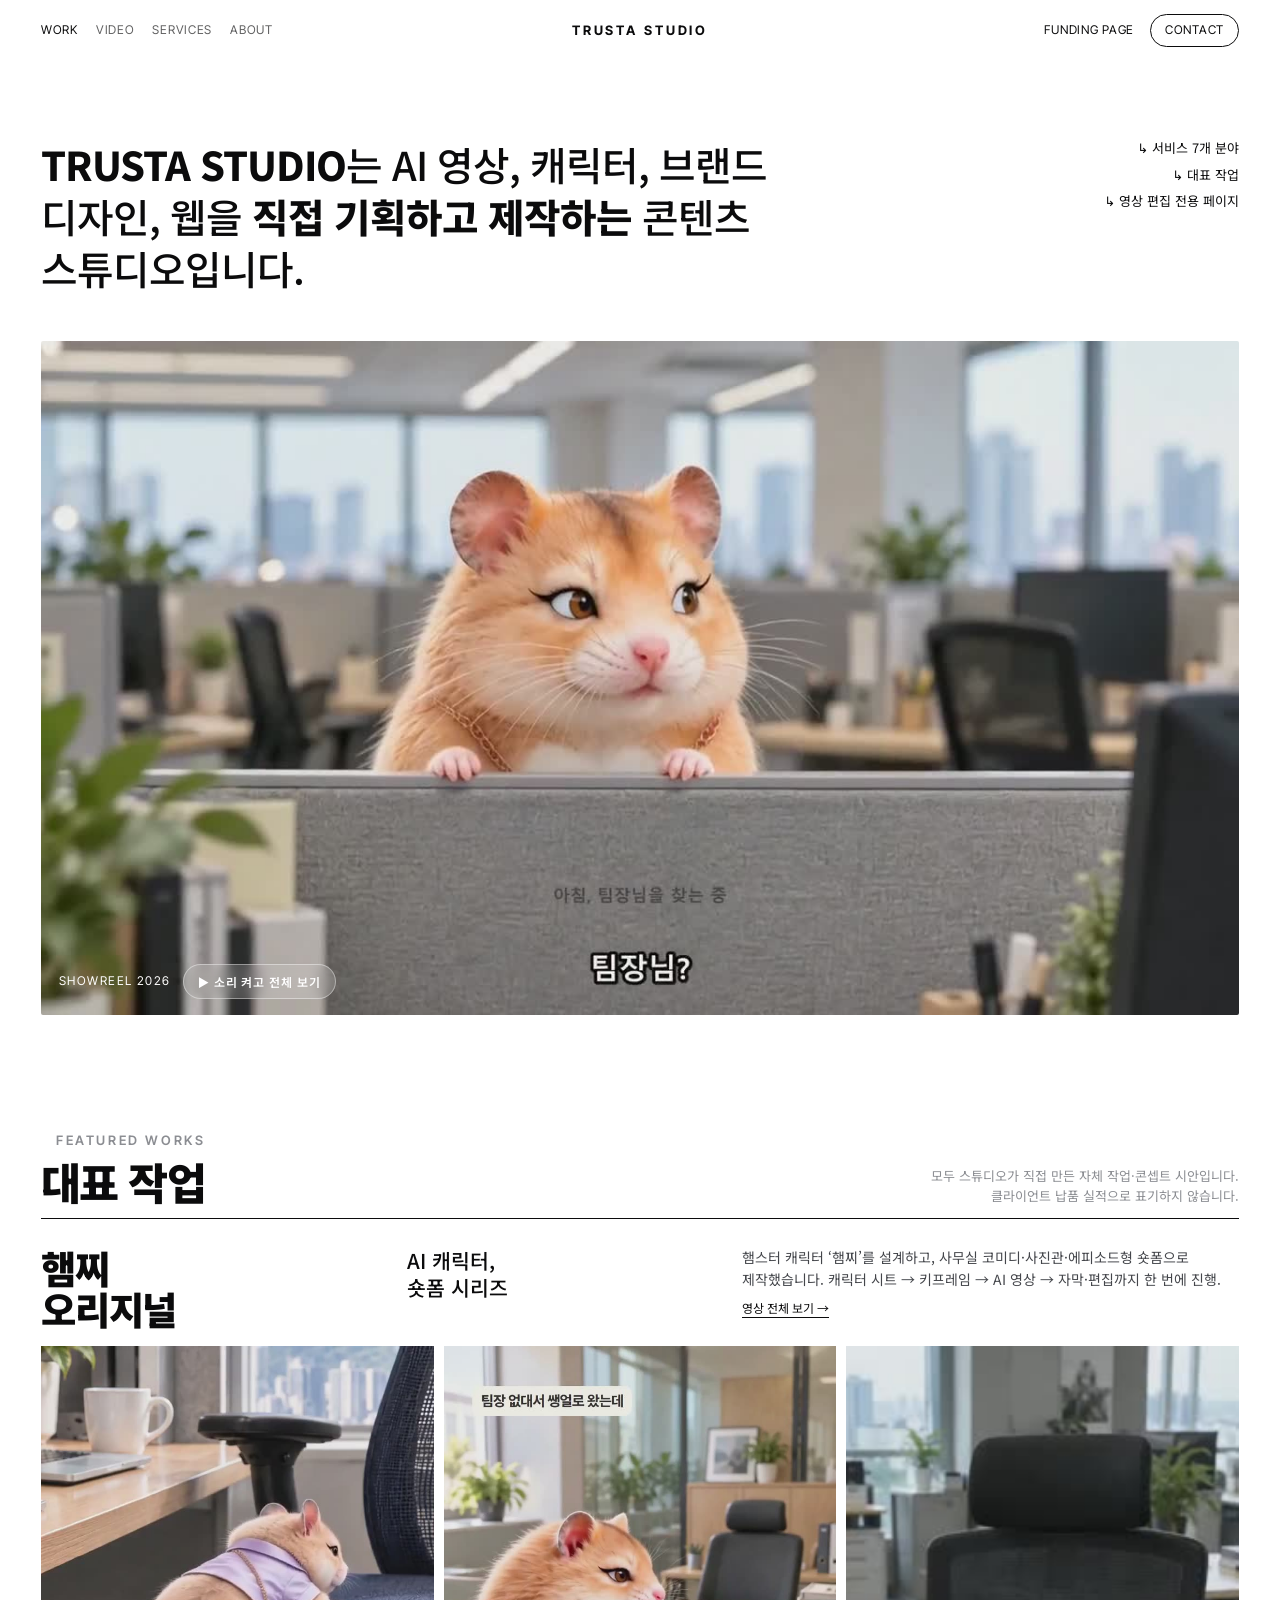
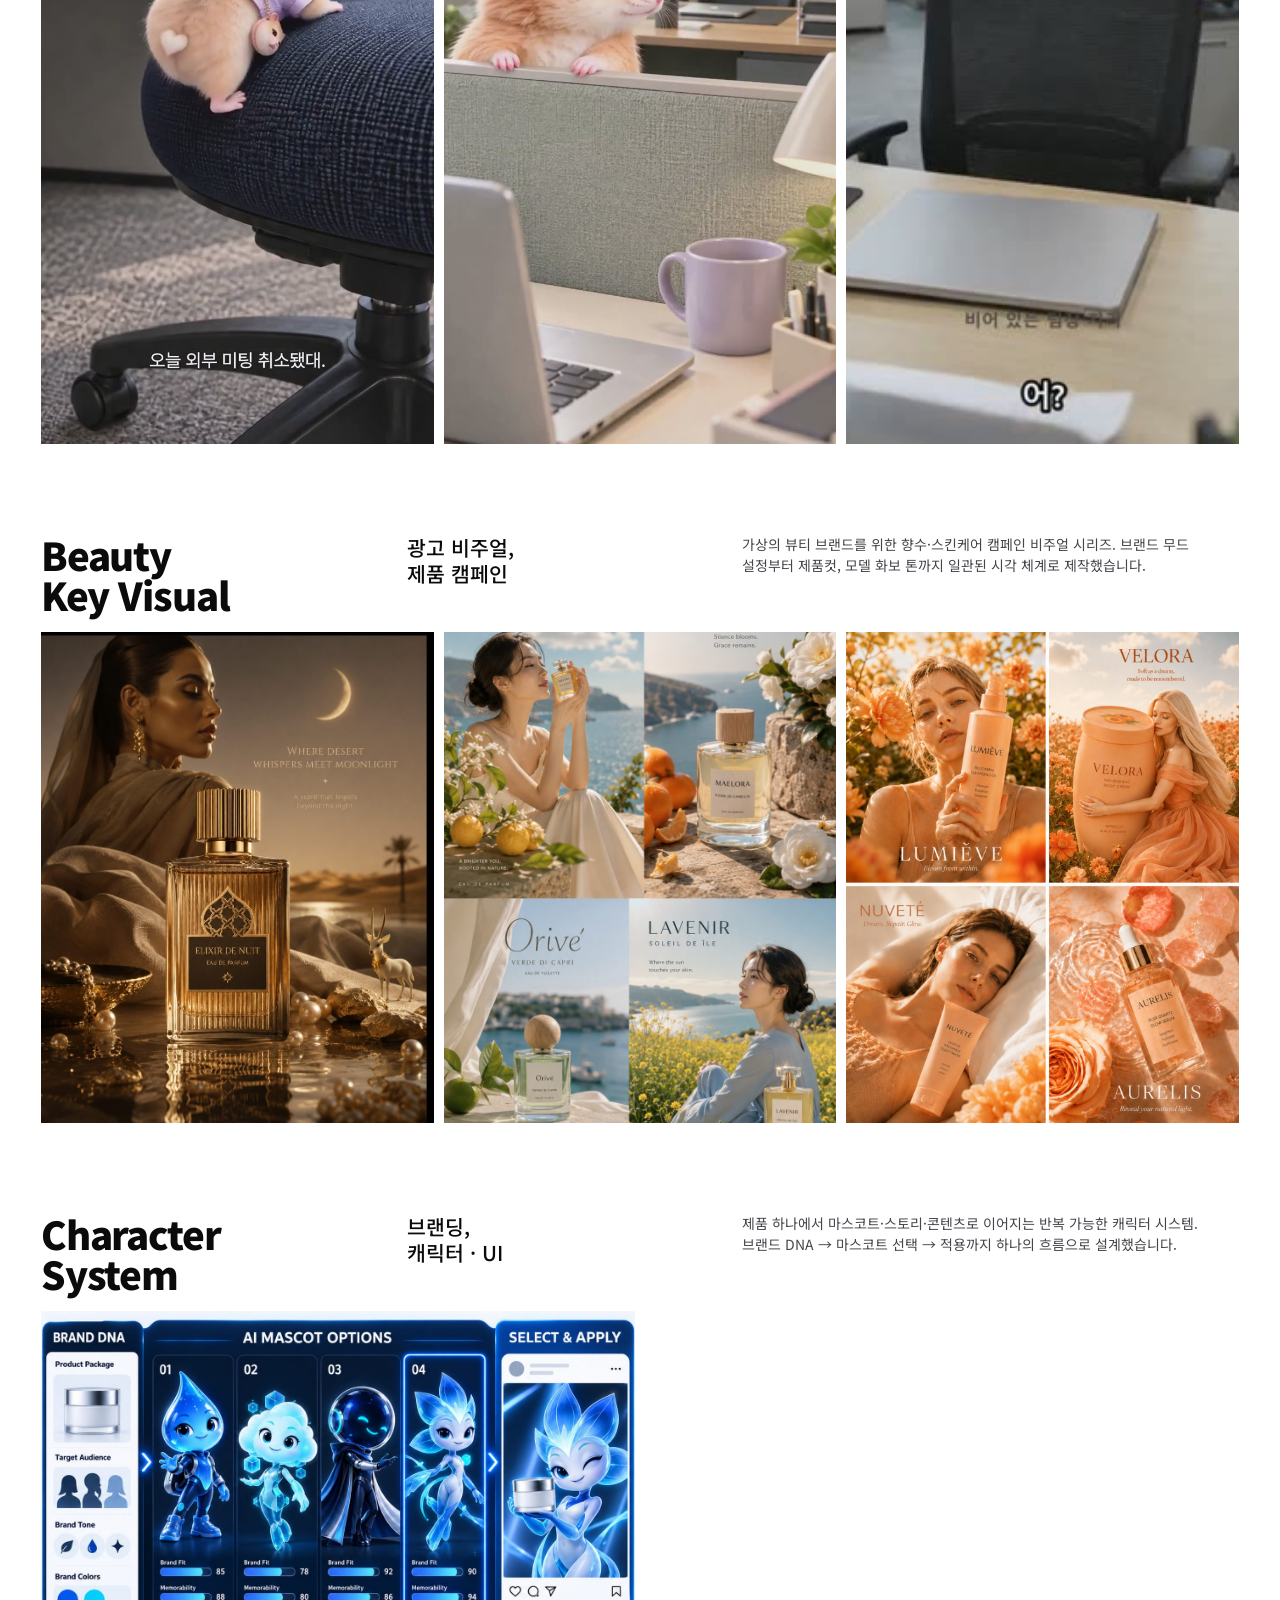
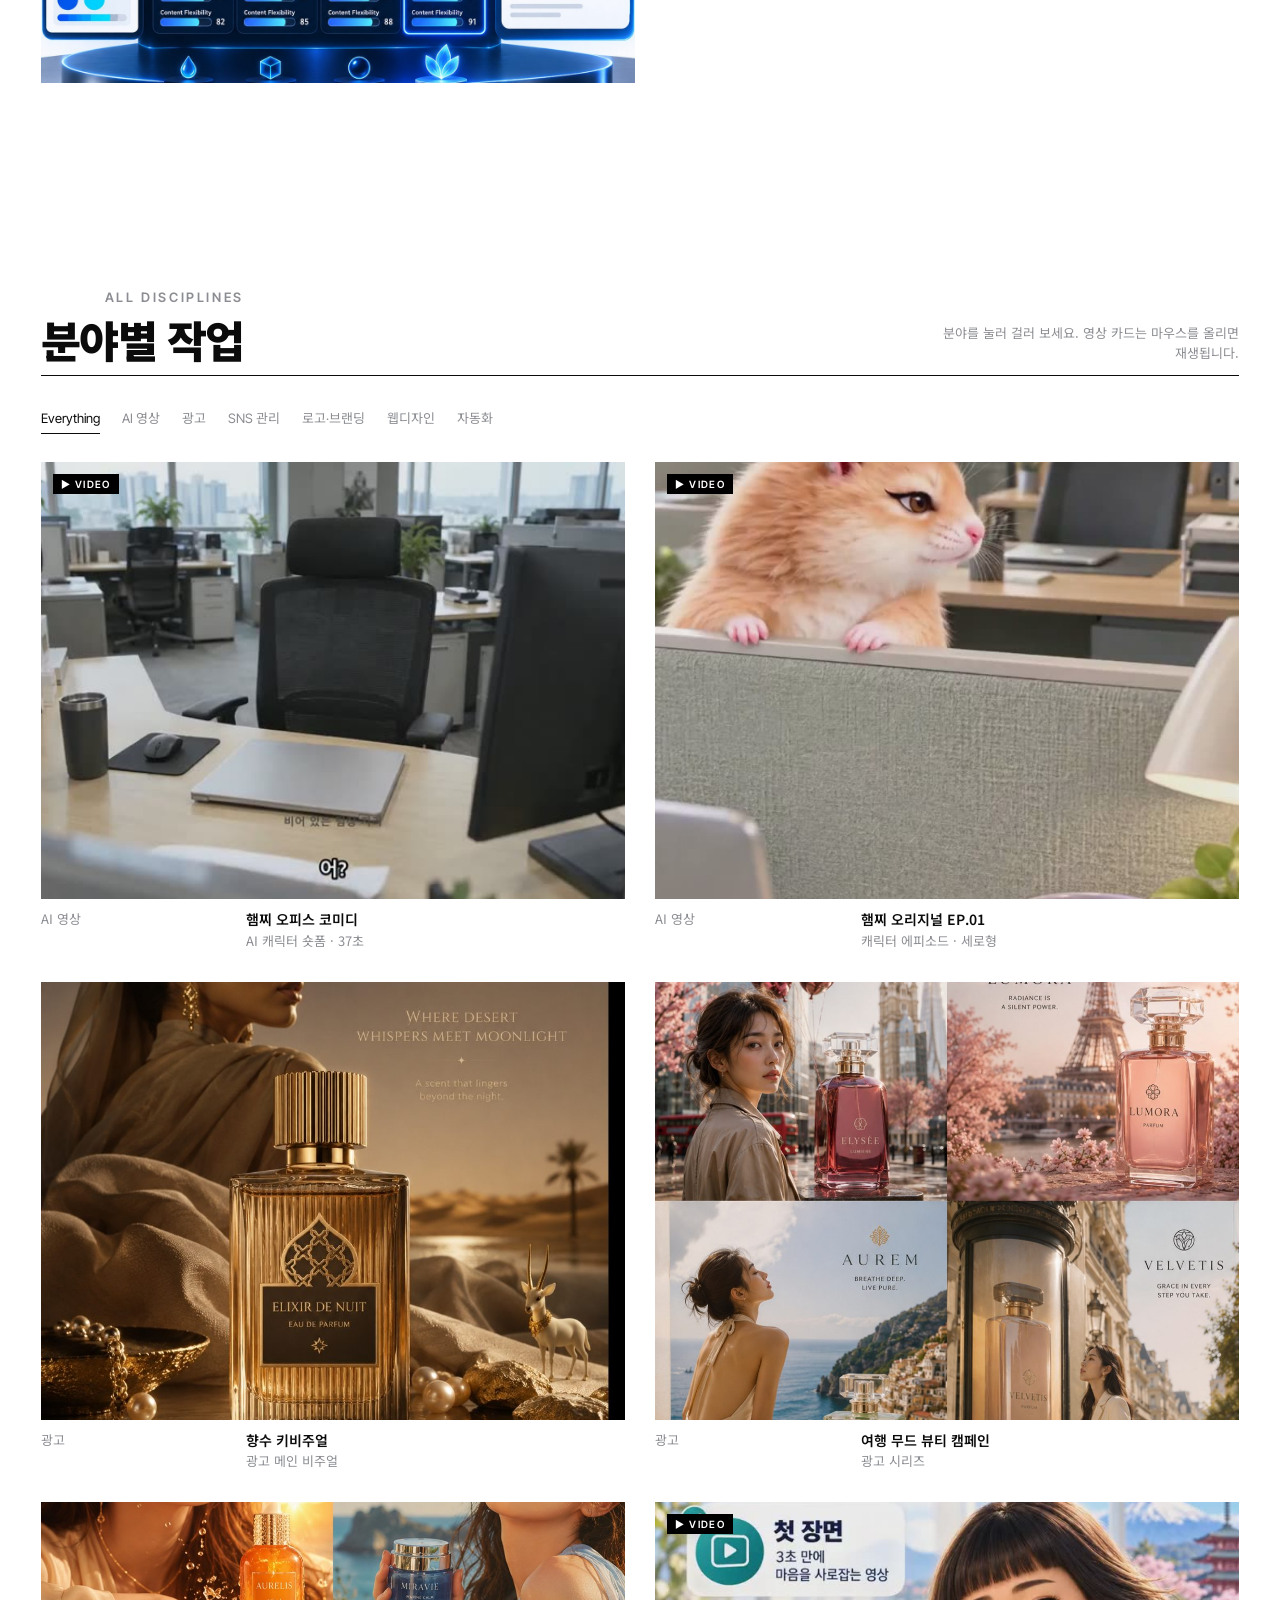
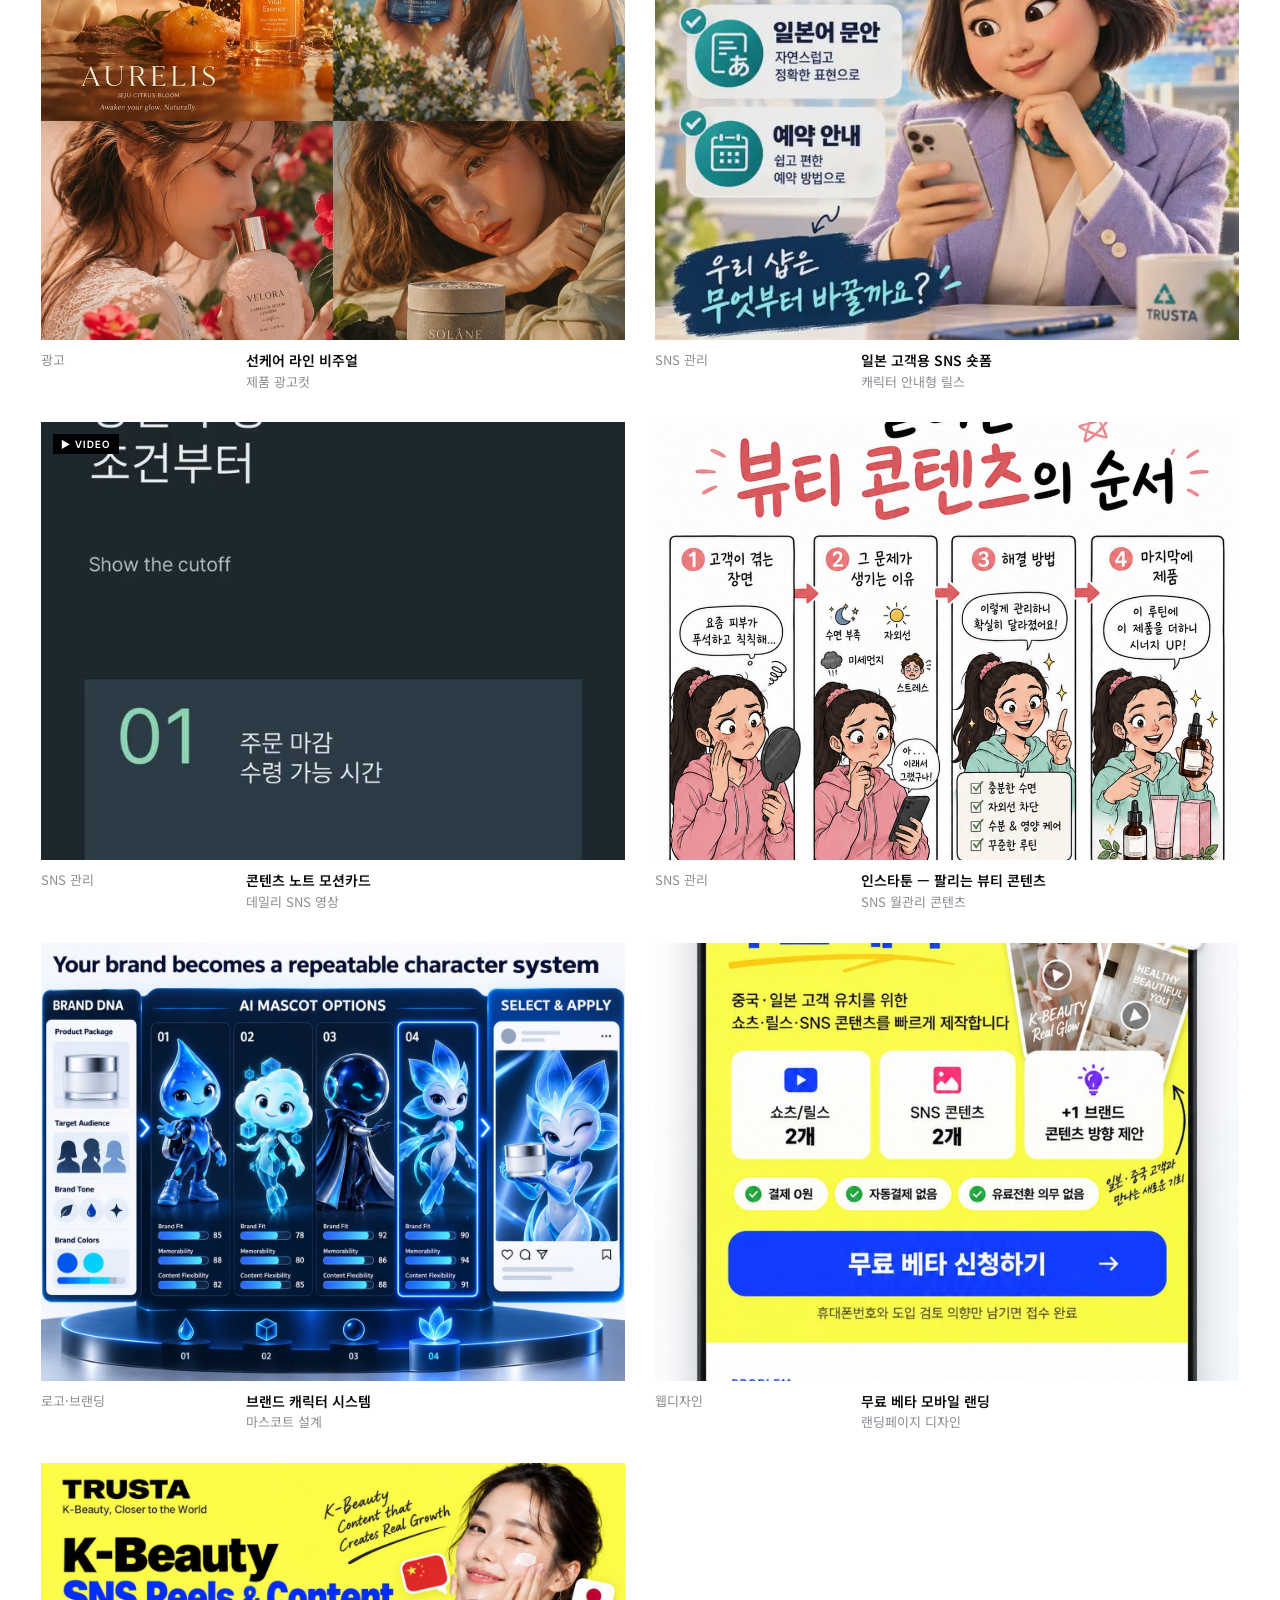
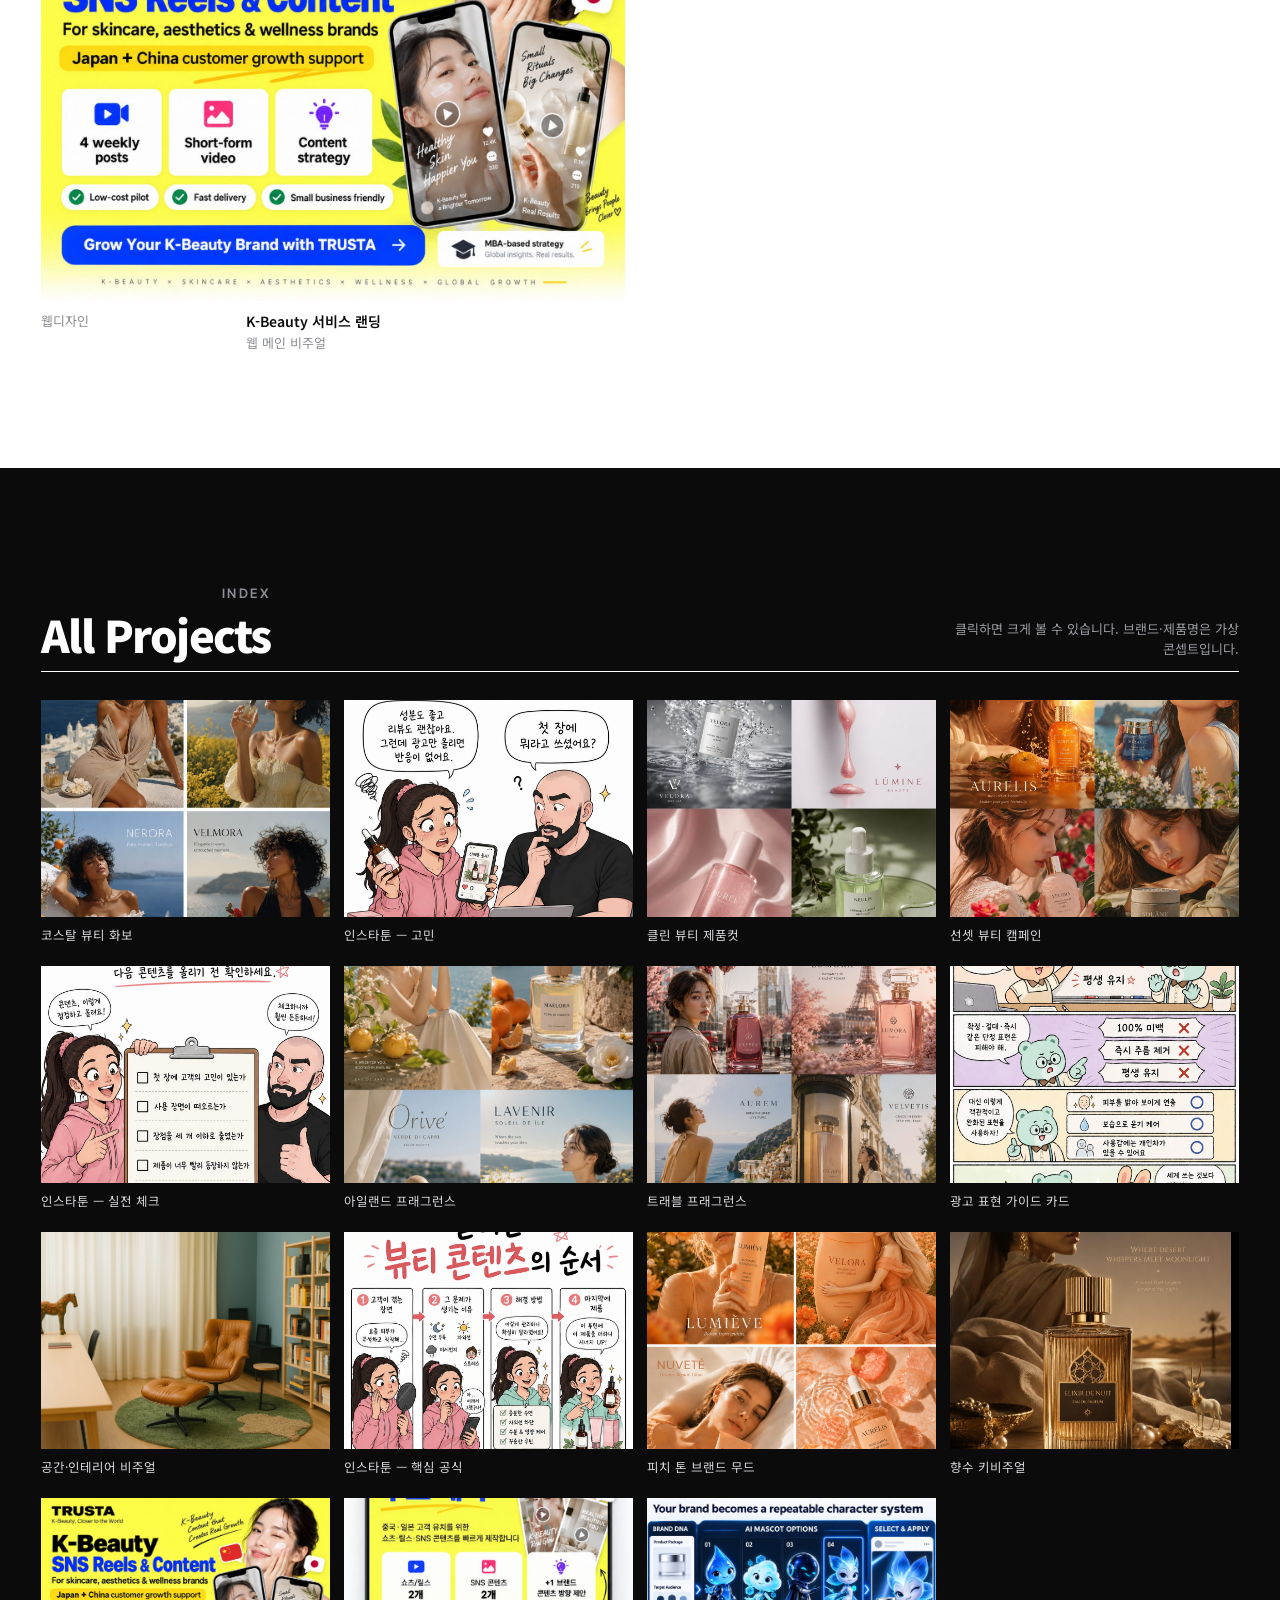
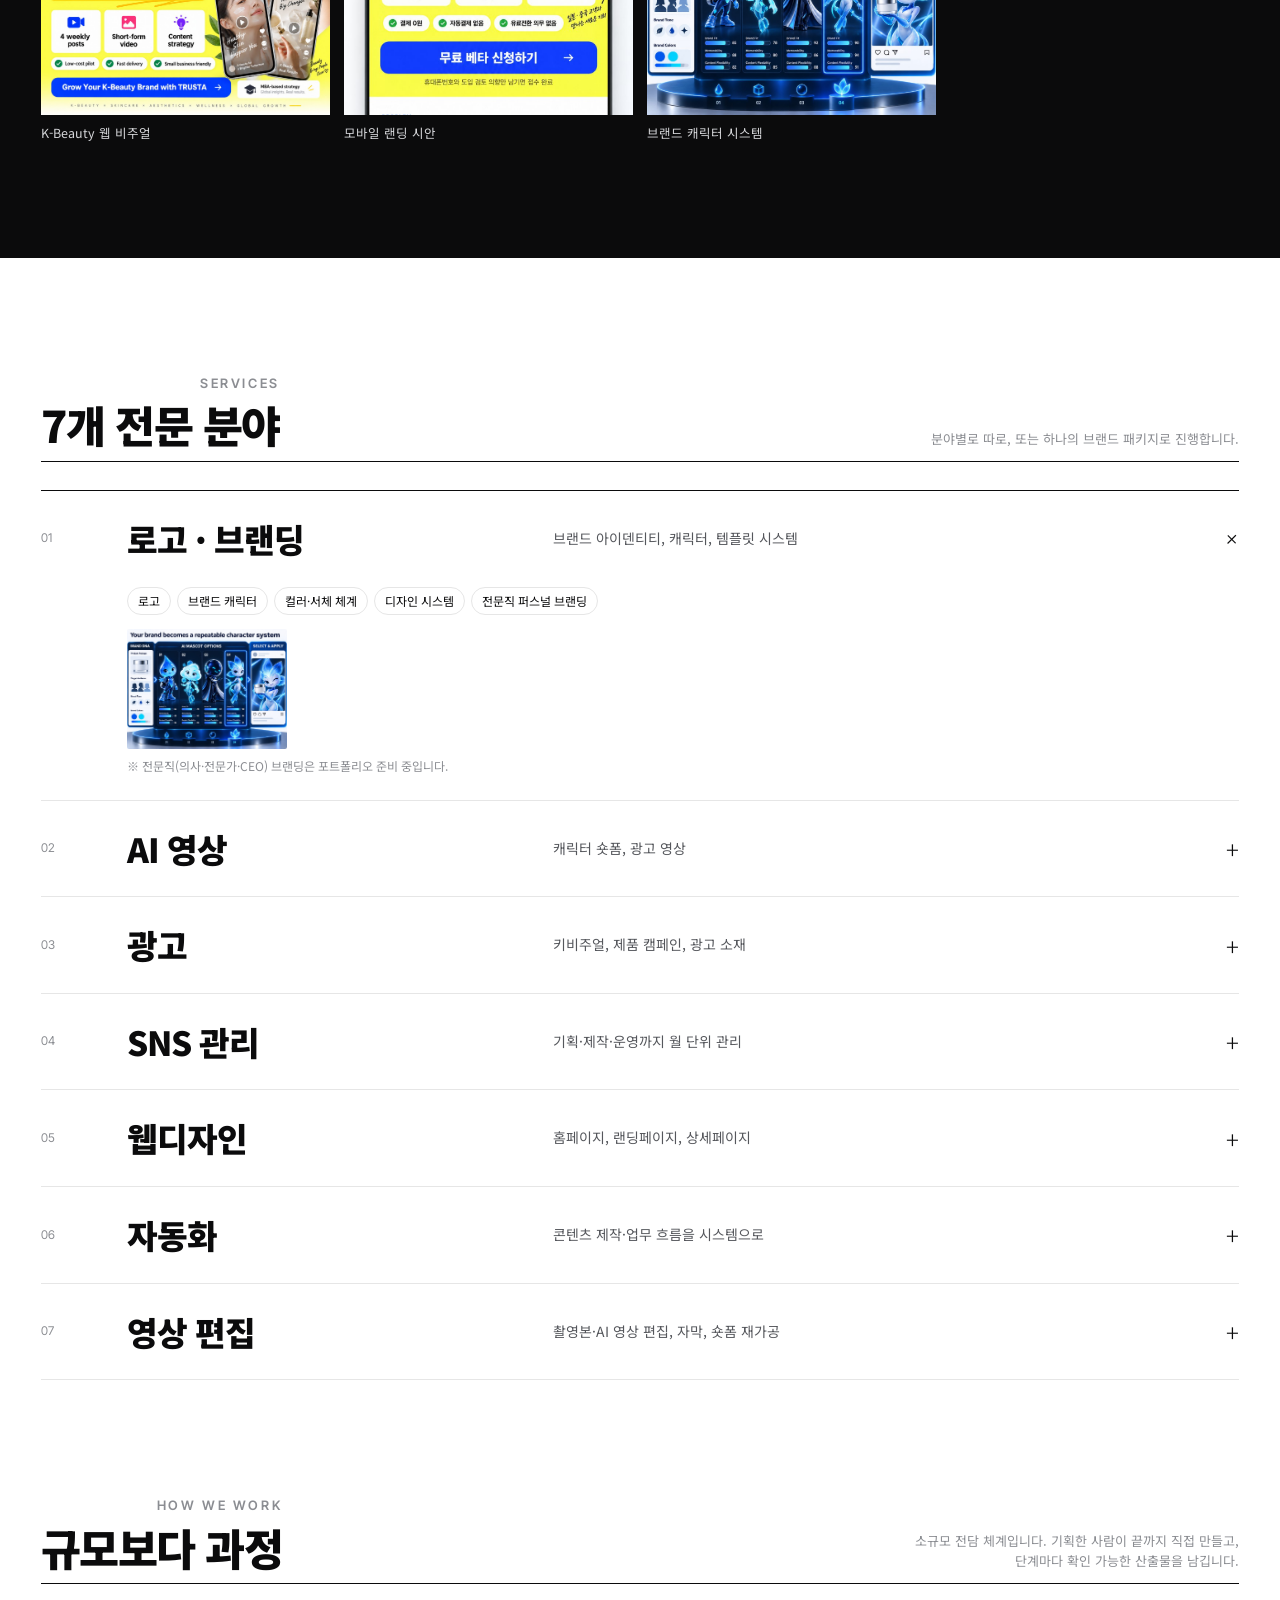
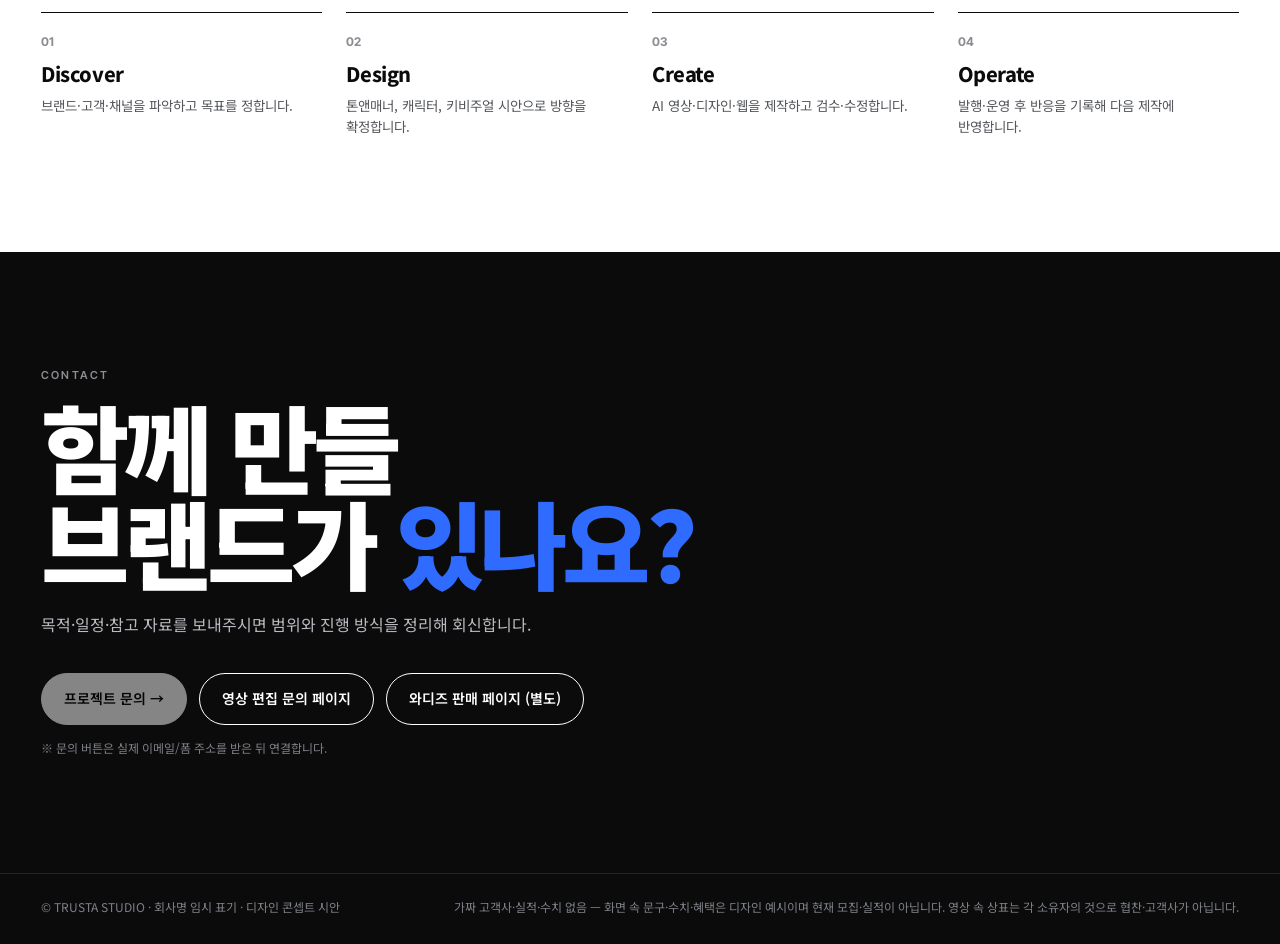
<file: index.html>
<!doctype html>
<html lang="ko">
<head>
<meta charset="utf-8">
<meta name="viewport" content="width=device-width, initial-scale=1">
<title>TRUSTA STUDIO — AI 콘텐츠 · 브랜딩 스튜디오</title>
<meta name="description" content="AI 영상, 로고·브랜딩, 광고, SNS 관리, 웹디자인, 자동화를 직접 제작하는 콘텐츠 스튜디오 (디자인 시안)">
<link rel="preconnect" href="https://fonts.googleapis.com">
<link rel="preconnect" href="https://fonts.gstatic.com" crossorigin>
<link href="https://fonts.googleapis.com/css2?family=Inter+Tight:wght@400;500;600;700&family=Noto+Sans+KR:wght@400;500;700;800;900&display=swap" rel="stylesheet">
<link rel="stylesheet" href="assets/site.css">
</head>
<body>

<header class="top" id="top">
  <nav>
    <a href="#work" class="on">Work</a>
    <a href="video.html">Video</a>
    <a href="#services" class="opt">Services</a>
    <a href="#about" class="opt">About</a>
  </nav>
  <a class="brand" href="index.html">TRUSTA STUDIO</a>
  <div class="right">
    <a href="wadiz/index.html">Funding page</a>
    <a class="cta" href="#contact">Contact</a>
  </div>
</header>

<!-- 1. 소개 문장 (BUCK·Ordinary People형) -->
<section class="pad intro">
  <h1><b>TRUSTA STUDIO</b>는 AI 영상, 캐릭터, 브랜드 디자인, 웹을 <b>직접 기획하고 제작하는</b> 콘텐츠 스튜디오입니다.</h1>
  <aside>
    <a href="#services">↳ 서비스 7개 분야</a>
    <a href="#work">↳ 대표 작업</a>
    <a href="video.html">↳ 영상 편집 전용 페이지</a>
  </aside>
</section>

<!-- 2. 쇼릴 (HMS·BUCK형) : 실제 제작 영상 -->
<div class="reel rv">
  <video id="reel" src="assets/video/hero_showreel.mp4" poster="assets/video/hero_showreel.jpg" autoplay muted loop playsinline></video>
  <div class="tag"><span>Showreel 2026</span><button class="playbtn" data-full="assets/video/hamster_office_16x9.mp4">▶ 소리 켜고 전체 보기</button></div>
</div>

<!-- 3. 대표 프로젝트 (Ordinary People형 3단 + 풀블리드) -->
<section class="pad sec" id="work">
  <div class="sh rv">
    <div><p class="eyebrow">Featured works</p><h2>대표 작업</h2></div>
    <p>모두 스튜디오가 직접 만든 자체 작업·콘셉트 시안입니다. 클라이언트 납품 실적으로 표기하지 않습니다.</p>
  </div>

  <article class="feat rv">
    <div class="meta">
      <h3>햄찌<br>오리지널</h3>
      <div class="disc">AI 캐릭터,<br>숏폼 시리즈</div>
      <p>햄스터 캐릭터 ‘햄찌’를 설계하고, 사무실 코미디·사진관·에피소드형 숏폼으로 제작했습니다. 캐릭터 시트 → 키프레임 → AI 영상 → 자막·편집까지 한 번에 진행.<br><a href="video.html">영상 전체 보기 →</a></p>
    </div>
    <div class="media" style="--cols:3;--ar:9/16">
      <video src="assets/video/hamzzi_office_9x16.mp4" poster="assets/video/hamzzi_office_9x16.jpg" muted loop playsinline preload="none" class="hov"></video>
      <video src="assets/video/hamzzi_ep01_9x16.mp4" poster="assets/video/hamzzi_ep01_9x16.jpg" muted loop playsinline preload="none" class="hov"></video>
      <video src="assets/video/hamster_office_16x9.mp4" poster="assets/video/hamster_office_16x9.jpg" muted loop playsinline preload="none" class="hov"></video>
    </div>
  </article>

  <article class="feat rv">
    <div class="meta">
      <h3>Beauty<br>Key Visual</h3>
      <div class="disc">광고 비주얼,<br>제품 캠페인</div>
      <p>가상의 뷰티 브랜드를 위한 향수·스킨케어 캠페인 비주얼 시리즈. 브랜드 무드 설정부터 제품컷, 모델 화보 톤까지 일관된 시각 체계로 제작했습니다.</p>
    </div>
    <div class="media" style="--cols:3;--ar:4/5">
      <img src="assets/work/beauty-perfume.jpg" alt="향수 키비주얼" loading="lazy">
      <img src="assets/work/beauty-island.jpg" alt="아일랜드 프래그런스 시리즈" loading="lazy">
      <img src="assets/work/beauty-peach.jpg" alt="피치 톤 캠페인" loading="lazy">
    </div>
  </article>

  <article class="feat rv">
    <div class="meta">
      <h3>Character<br>System</h3>
      <div class="disc">브랜딩,<br>캐릭터 · UI</div>
      <p>제품 하나에서 마스코트·스토리·콘텐츠로 이어지는 반복 가능한 캐릭터 시스템. 브랜드 DNA → 마스코트 선택 → 적용까지 하나의 흐름으로 설계했습니다.</p>
    </div>
    <div class="media" style="--cols:2;--ar:16/10">
      <img src="assets/work/character-system.jpg" alt="브랜드 캐릭터 시스템" loading="lazy">
    </div>
  </article>
</section>

<!-- 4. 분야별 작업 (BUCK형 2열 카드 + 필터) -->
<section class="pad sec" style="padding-top:0">
  <div class="sh rv">
    <div><p class="eyebrow">All disciplines</p><h2>분야별 작업</h2></div>
    <p>분야를 눌러 걸러 보세요. 영상 카드는 마우스를 올리면 재생됩니다.</p>
  </div>
  <div class="filters" id="filters">
    <button class="on" data-f="all">Everything</button>
    <button data-f="video">AI 영상</button>
    <button data-f="ad">광고</button>
    <button data-f="sns">SNS 관리</button>
    <button data-f="brand">로고·브랜딩</button>
    <button data-f="web">웹디자인</button>
    <button data-f="auto">자동화</button>
  </div>
  <div class="cards" id="cards"></div>
</section>

<!-- 5. 전체 프로젝트 인덱스 (studio fnt형) -->
<section class="index pad sec">
  <div class="sh rv">
    <div><p class="eyebrow" style="color:#8b8d92">Index</p><h2>All Projects</h2></div>
    <p>클릭하면 크게 볼 수 있습니다. 브랜드·제품명은 가상 콘셉트입니다.</p>
  </div>
  <div class="idx" id="idx"></div>
</section>

<!-- 6. 서비스 7개 분야 (Plus X형 분류 목록) -->
<section class="pad sec" id="services">
  <div class="sh rv">
    <div><p class="eyebrow">Services</p><h2>7개 전문 분야</h2></div>
    <p>분야별로 따로, 또는 하나의 브랜드 패키지로 진행합니다.</p>
  </div>
  <div class="svc" id="svc"></div>
</section>

<!-- 7. 프로세스 -->
<section class="pad sec" style="padding-top:0" id="about">
  <div class="sh rv">
    <div><p class="eyebrow">How we work</p><h2>규모보다 과정</h2></div>
    <p>소규모 전담 체계입니다. 기획한 사람이 끝까지 직접 만들고, 단계마다 확인 가능한 산출물을 남깁니다.</p>
  </div>
  <div class="steps rv">
    <div><b>01</b><h4>Discover</h4><p>브랜드·고객·채널을 파악하고 목표를 정합니다.</p></div>
    <div><b>02</b><h4>Design</h4><p>톤앤매너, 캐릭터, 키비주얼 시안으로 방향을 확정합니다.</p></div>
    <div><b>03</b><h4>Create</h4><p>AI 영상·디자인·웹을 제작하고 검수·수정합니다.</p></div>
    <div><b>04</b><h4>Operate</h4><p>발행·운영 후 반응을 기록해 다음 제작에 반영합니다.</p></div>
  </div>
</section>

<!-- 8. 문의 -->
<section class="contact pad sec" id="contact">
  <p class="eyebrow" style="color:#8b8d92">Contact</p>
  <h2 style="margin-top:14px">함께 만들<br>브랜드가 <span>있나요?</span></h2>
  <p style="margin-top:22px;max-width:520px;color:#b9bbc0">목적·일정·참고 자료를 보내주시면 범위와 진행 방식을 정리해 회신합니다.</p>
  <div class="row">
    <a class="btn solid" href="#" aria-disabled="true" title="실제 이메일·폼 주소 연결 필요">프로젝트 문의 →</a>
    <a class="btn" href="video.html">영상 편집 문의 페이지</a>
    <a class="btn" href="wadiz/index.html">와디즈 판매 페이지 (별도)</a>
  </div>
  <p style="margin-top:14px;font-size:12px;color:#7d8086">※ 문의 버튼은 실제 이메일/폼 주소를 받은 뒤 연결합니다.</p>
</section>
<footer class="foot pad">
  <span>© TRUSTA STUDIO · 회사명 임시 표기 · 디자인 콘셉트 시안</span>
  <span>가짜 고객사·실적·수치 없음 — 화면 속 문구·수치·혜택은 디자인 예시이며 현재 모집·실적이 아닙니다. 영상 속 상표는 각 소유자의 것으로 협찬·고객사가 아닙니다.</span>
</footer>

<div class="lb" id="lb"><button id="lbx" aria-label="닫기">×</button><div id="lbm"></div><p id="lbc"></p></div>

<script>
const W=[
 // [파일, 분야, 제목, 설명, 종류]
 ["video/hamster_office_16x9","video","햄찌 오피스 코미디","AI 캐릭터 숏폼 · 37초","v"],
 ["video/hamzzi_ep01_9x16","video","햄찌 오리지널 EP.01","캐릭터 에피소드 · 세로형","v"],
 ["work/beauty-perfume","ad","향수 키비주얼","광고 메인 비주얼","i"],
 ["work/beauty-travel","ad","여행 무드 뷰티 캠페인","광고 시리즈","i"],
 ["work/beauty-sun","ad","선케어 라인 비주얼","제품 광고컷","i"],
 ["video/sns_character_short","sns","일본 고객용 SNS 숏폼","캐릭터 안내형 릴스","v"],
 ["video/sns_motion_card","sns","콘텐츠 노트 모션카드","데일리 SNS 영상","v"],
 ["work/sns-webtoon-2","sns","인스타툰 — 팔리는 뷰티 콘텐츠","SNS 월관리 콘텐츠","i"],
 ["work/character-system","brand","브랜드 캐릭터 시스템","마스코트 설계","i"],
 ["work/web-landing-mobile","web","무료 베타 모바일 랜딩","랜딩페이지 디자인","i"],
 ["work/web-kbeauty","web","K-Beauty 서비스 랜딩","웹 메인 비주얼","i"]
];
const cards=document.getElementById('cards');
const K={video:"AI 영상",ad:"광고",sns:"SNS 관리",brand:"로고·브랜딩",web:"웹디자인",auto:"자동화"};
cards.innerHTML=W.map(([f,c,t,d,k])=>`<a class="card rv" data-c="${c}" data-src="assets/${f}.${k=='v'?'mp4':'jpg'}" data-k="${k}" data-t="${t}" href="#">
 <div class="m">${k=='v'?`<span class="badge">▶ Video</span><video src="assets/${f}.mp4" poster="assets/${f}.jpg" muted loop playsinline preload="none" class="hov"></video>`:`<img src="assets/${f}.jpg" alt="${t}" loading="lazy">`}</div>
 <div class="t"><span class="k">${K[c]}</span><div><b>${t}</b><span>${d}</span></div></div></a>`).join('');

const idx=document.getElementById('idx');
const I=["beauty-coast","sns-webtoon-1","beauty-pink","beauty-sun","sns-webtoon-3","beauty-island","beauty-travel","sns-guide","space-interior","sns-webtoon-2","beauty-peach","beauty-perfume","web-kbeauty","web-landing-mobile","character-system"];
const IT={"beauty-sun":"선셋 뷰티 캠페인","beauty-travel":"트래블 프래그런스","sns-webtoon-2":"인스타툰 — 핵심 공식","beauty-perfume":"향수 키비주얼","web-kbeauty":"K-Beauty 웹 비주얼","web-landing-mobile":"모바일 랜딩 시안","character-system":"브랜드 캐릭터 시스템","beauty-coast":"코스탈 뷰티 화보","shorts-hamster-1":"햄찌 골프 — 훅","sns-webtoon-1":"인스타툰 — 고민","beauty-pink":"클린 뷰티 제품컷","shorts-ai-1":"AI 컴필레이션 — 훅","web-jeju":"소상공인 해외 고객 캠페인","sns-webtoon-3":"인스타툰 — 실전 체크","beauty-island":"아일랜드 프래그런스","shorts-ai-3":"AI 컴필레이션 — 완성컷","sns-guide":"광고 표현 가이드 카드","space-interior":"공간·인테리어 비주얼","shorts-hamster-2":"햄찌 골프 — 캐릭터","beauty-peach":"피치 톤 브랜드 무드","shorts-ai-4":"AI 컴필레이션 — 엔딩","auto-product":"제품→캐릭터→콘텐츠","character-skin":"스킨케어 캐릭터"};
idx.innerHTML=I.map(f=>`<a href="#" data-src="assets/work/${f}.jpg" data-k="i" data-t="${IT[f]}"><div class="m"><img src="assets/work/${f}.jpg" alt="${IT[f]}" loading="lazy"></div><p>${IT[f]}</p></a>`).join('');

const S=[
 ["로고 · 브랜딩","브랜드 아이덴티티, 캐릭터, 템플릿 시스템",["로고","브랜드 캐릭터","컬러·서체 체계","디자인 시스템","전문직 퍼스널 브랜딩"],["character-system"]],
 ["AI 영상","캐릭터 숏폼, 광고 영상",["쇼츠·릴스","캐릭터 애니메이션","유튜브","광고 영상"],[],"video.html"],
 ["광고","키비주얼, 제품 캠페인, 광고 소재",["메인 비주얼","제품컷","캠페인 시리즈","광고 소재 변형"],["beauty-perfume","beauty-sun","beauty-pink"]],
 ["SNS 관리","기획·제작·운영까지 월 단위 관리",["월간 기획","인스타툰·카드뉴스","릴스","운영·리포트"],["sns-webtoon-2","sns-webtoon-1","sns-guide"]],
 ["웹디자인","홈페이지, 랜딩페이지, 상세페이지",["회사 홈페이지","랜딩페이지","와디즈형 상세페이지"],["web-landing-mobile","web-kbeauty"]],
 ["자동화","콘텐츠 제작·업무 흐름을 시스템으로",["콘텐츠 파이프라인","대시보드","업무 자동화"],[]],
 ["영상 편집","촬영본·AI 영상 편집, 자막, 숏폼 재가공",["컷 편집","자막·모션","숏폼 리패키징","썸네일"],[],"video.html"]
];
document.getElementById('svc').innerHTML=S.map(([h,d,ch,th,link],i)=>`<details ${i==0?'open':''}><summary><span class="n">0${i+1}</span><h3>${h}</h3><span class="d">${d}</span><span class="pl">+</span></summary>
<div class="body"><span></span><div><div class="chips">${ch.map(c=>`<span>${c}</span>`).join('')}</div>
${th.length?`<div class="thumbs">${th.map(t=>`<img src="assets/work/${t}.jpg" alt="" loading="lazy">`).join('')}</div>`:''}
${link?`<a class="ready" href="${link}">→ 영상 전용 페이지에서 자세히 보기</a>`:''}
${h.startsWith('로고')?'<p style="font-size:12px;color:var(--mute);margin-top:8px">※ 전문직(의사·전문가·CEO) 브랜딩은 포트폴리오 준비 중입니다.</p>':''}</div></div></details>`).join('');

/* hover play */
document.addEventListener('mouseover',e=>{const v=e.target.closest('.card,.feat .media')?.querySelector('video.hov');if(v&&e.target.closest('.card')){v.play().catch(()=>{})}else if(e.target.matches('video.hov')){e.target.play().catch(()=>{})}});
document.addEventListener('mouseout',e=>{const c=e.target.closest('.card');if(c){const v=c.querySelector('video');v&&v.pause()}else if(e.target.matches('video.hov'))e.target.pause()});
/* touch devices: feature videos autoplay when visible */
const vio=new IntersectionObserver(es=>es.forEach(x=>{if(matchMedia('(hover:none)').matches){x.isIntersecting?x.target.play().catch(()=>{}):x.target.pause()}}),{threshold:.5});
document.querySelectorAll('video.hov').forEach(v=>vio.observe(v));

/* lightbox */
const lb=document.getElementById('lb'),lbm=document.getElementById('lbm'),lbc=document.getElementById('lbc');
function openLB(src,k,t){lbm.innerHTML=k=='v'?`<video src="${src}" controls autoplay playsinline></video>`:`<img src="${src}" alt="">`;lbc.textContent=t||'';lb.classList.add('on')}
function closeLB(){lb.classList.remove('on');lbm.innerHTML=''}
document.addEventListener('click',e=>{
  const a=e.target.closest('[data-src]');if(a){e.preventDefault();openLB(a.dataset.src,a.dataset.k,a.dataset.t);return}
  const p=e.target.closest('.playbtn');if(p){openLB(p.dataset.full,'v','햄찌 오피스 코미디 — 전체 영상');return}
  if(e.target===lb||e.target.id==='lbx')closeLB();
});
addEventListener('keydown',e=>{if(e.key==='Escape')closeLB()});

/* filter */
document.getElementById('filters').addEventListener('click',e=>{const b=e.target.closest('button');if(!b)return;
 document.querySelectorAll('#filters button').forEach(x=>x.classList.toggle('on',x===b));
 document.querySelectorAll('#cards .card').forEach(c=>c.classList.toggle('hide',b.dataset.f!=='all'&&c.dataset.c!==b.dataset.f))});

/* reveal */
const io=new IntersectionObserver(es=>es.forEach(x=>{if(x.isIntersecting){x.target.classList.add('in');io.unobserve(x.target)}}),{threshold:.08});
document.querySelectorAll('.rv').forEach(el=>io.observe(el));
</script>
</body>
</html>
</file>
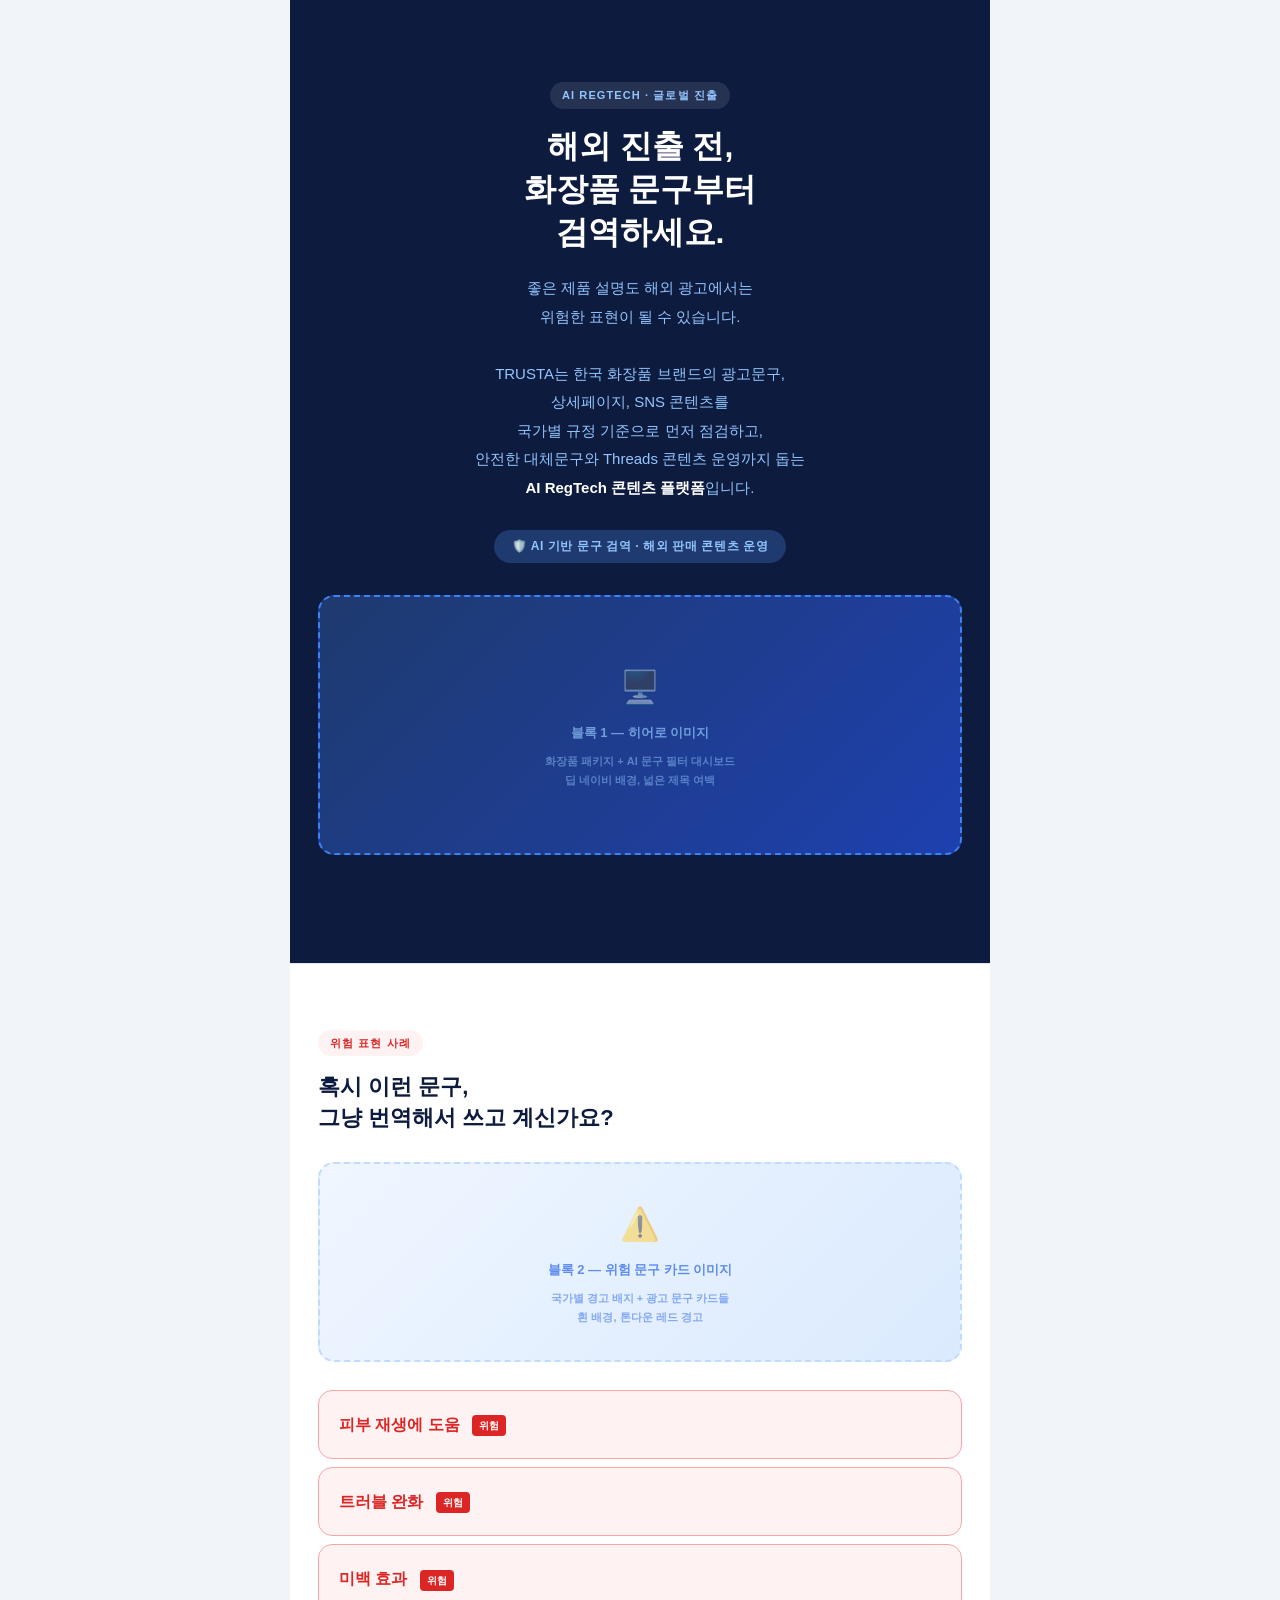
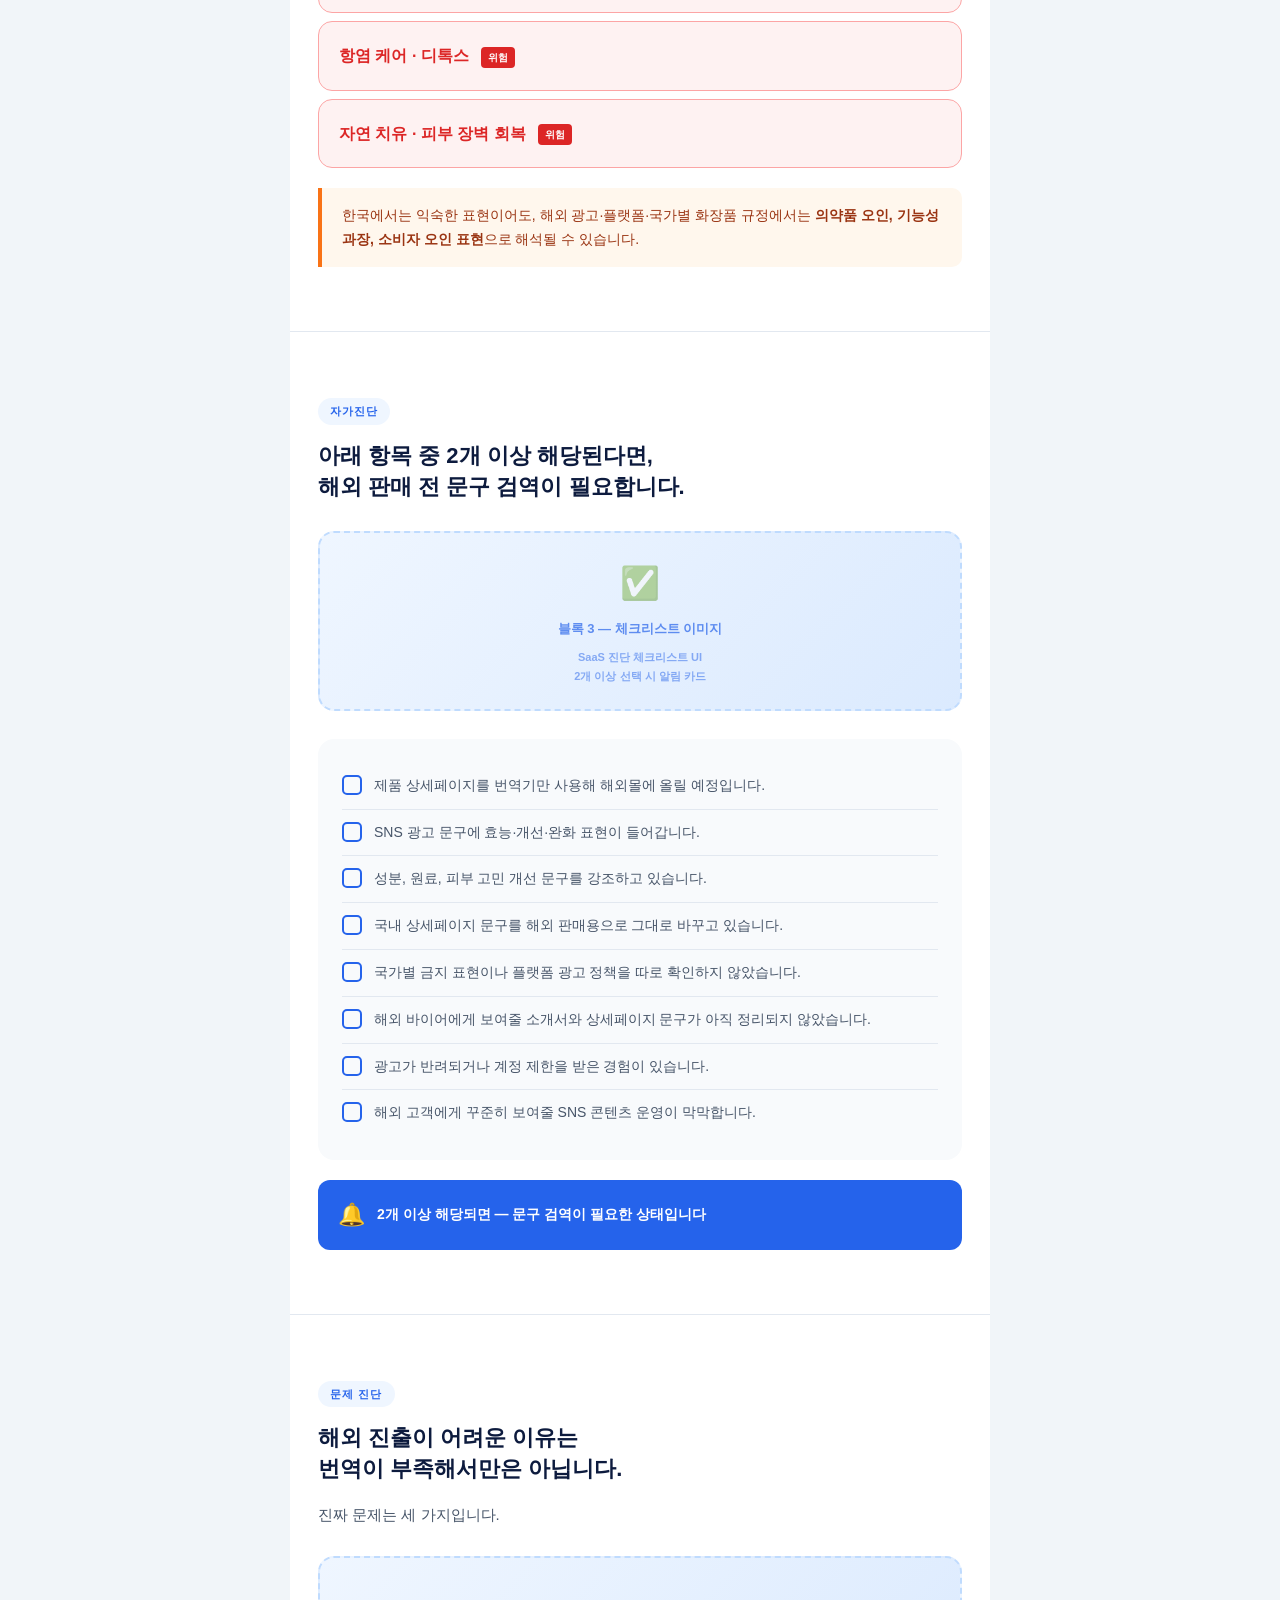
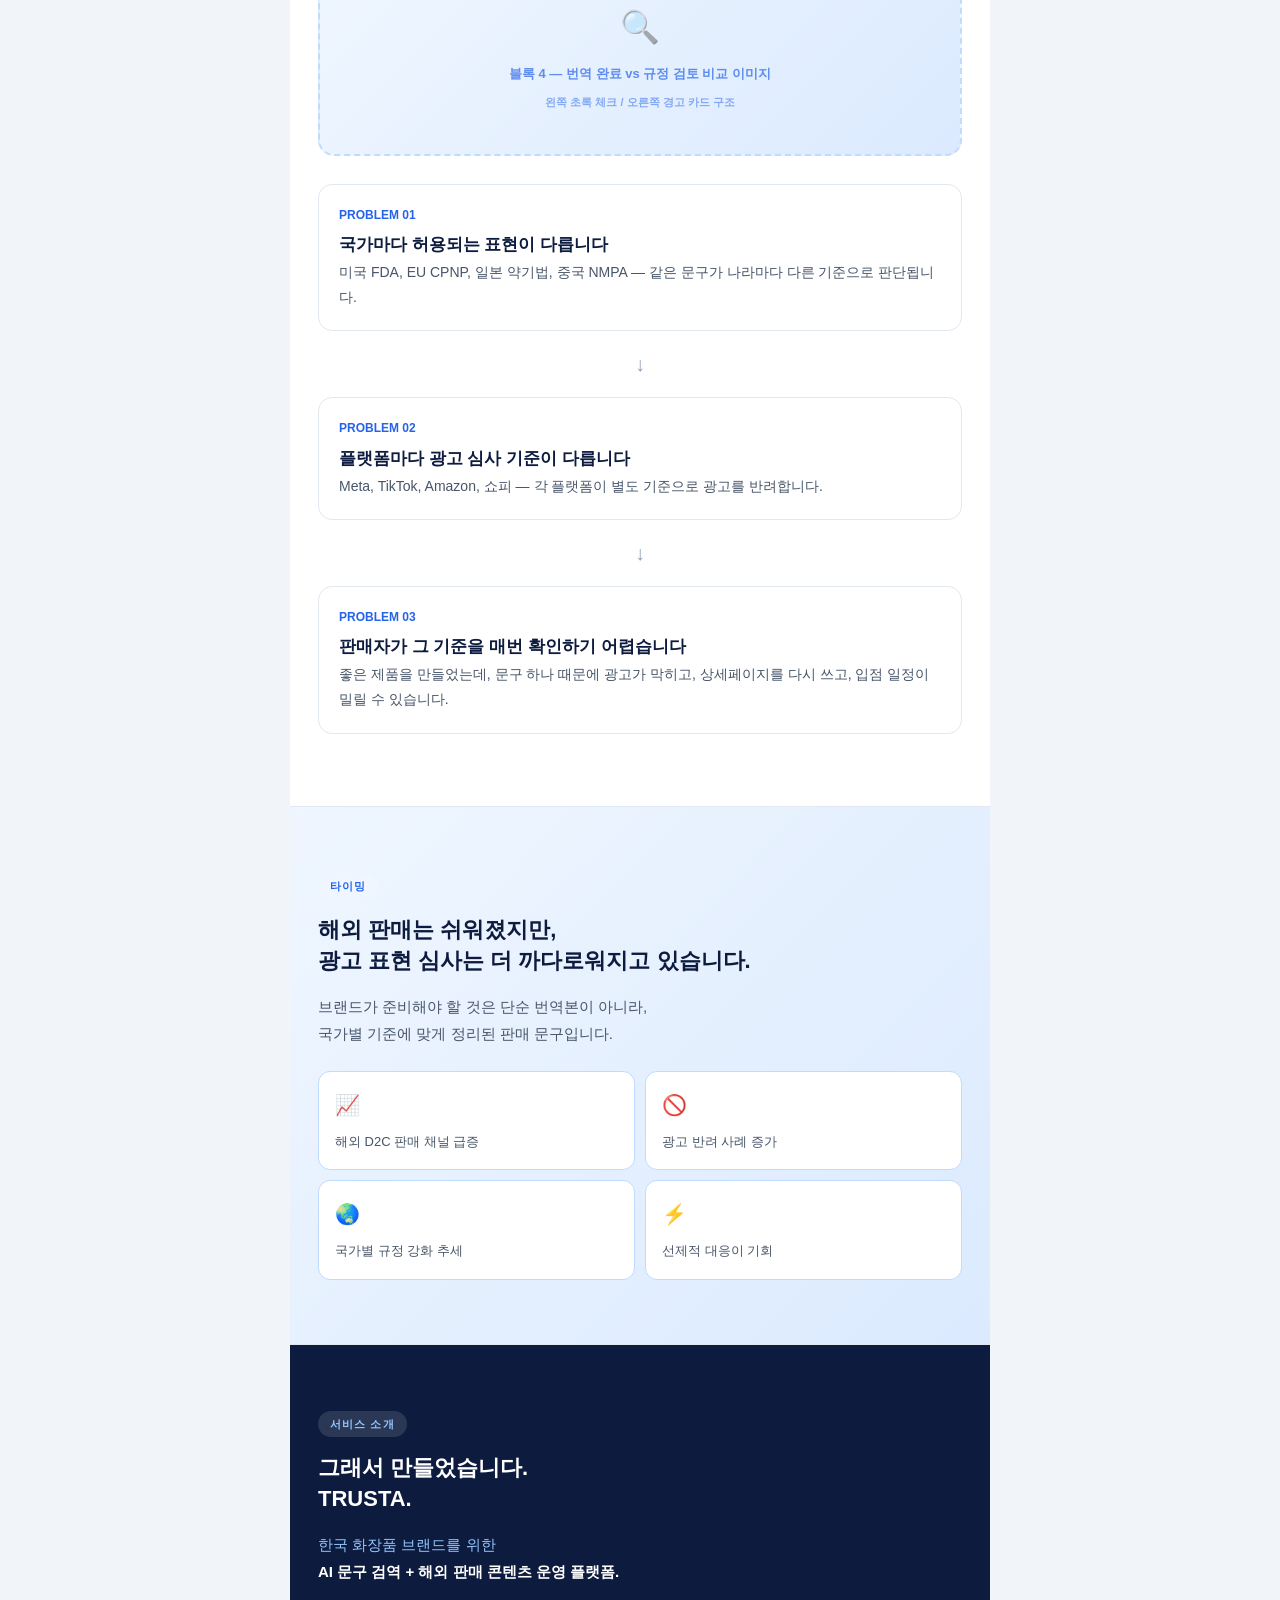
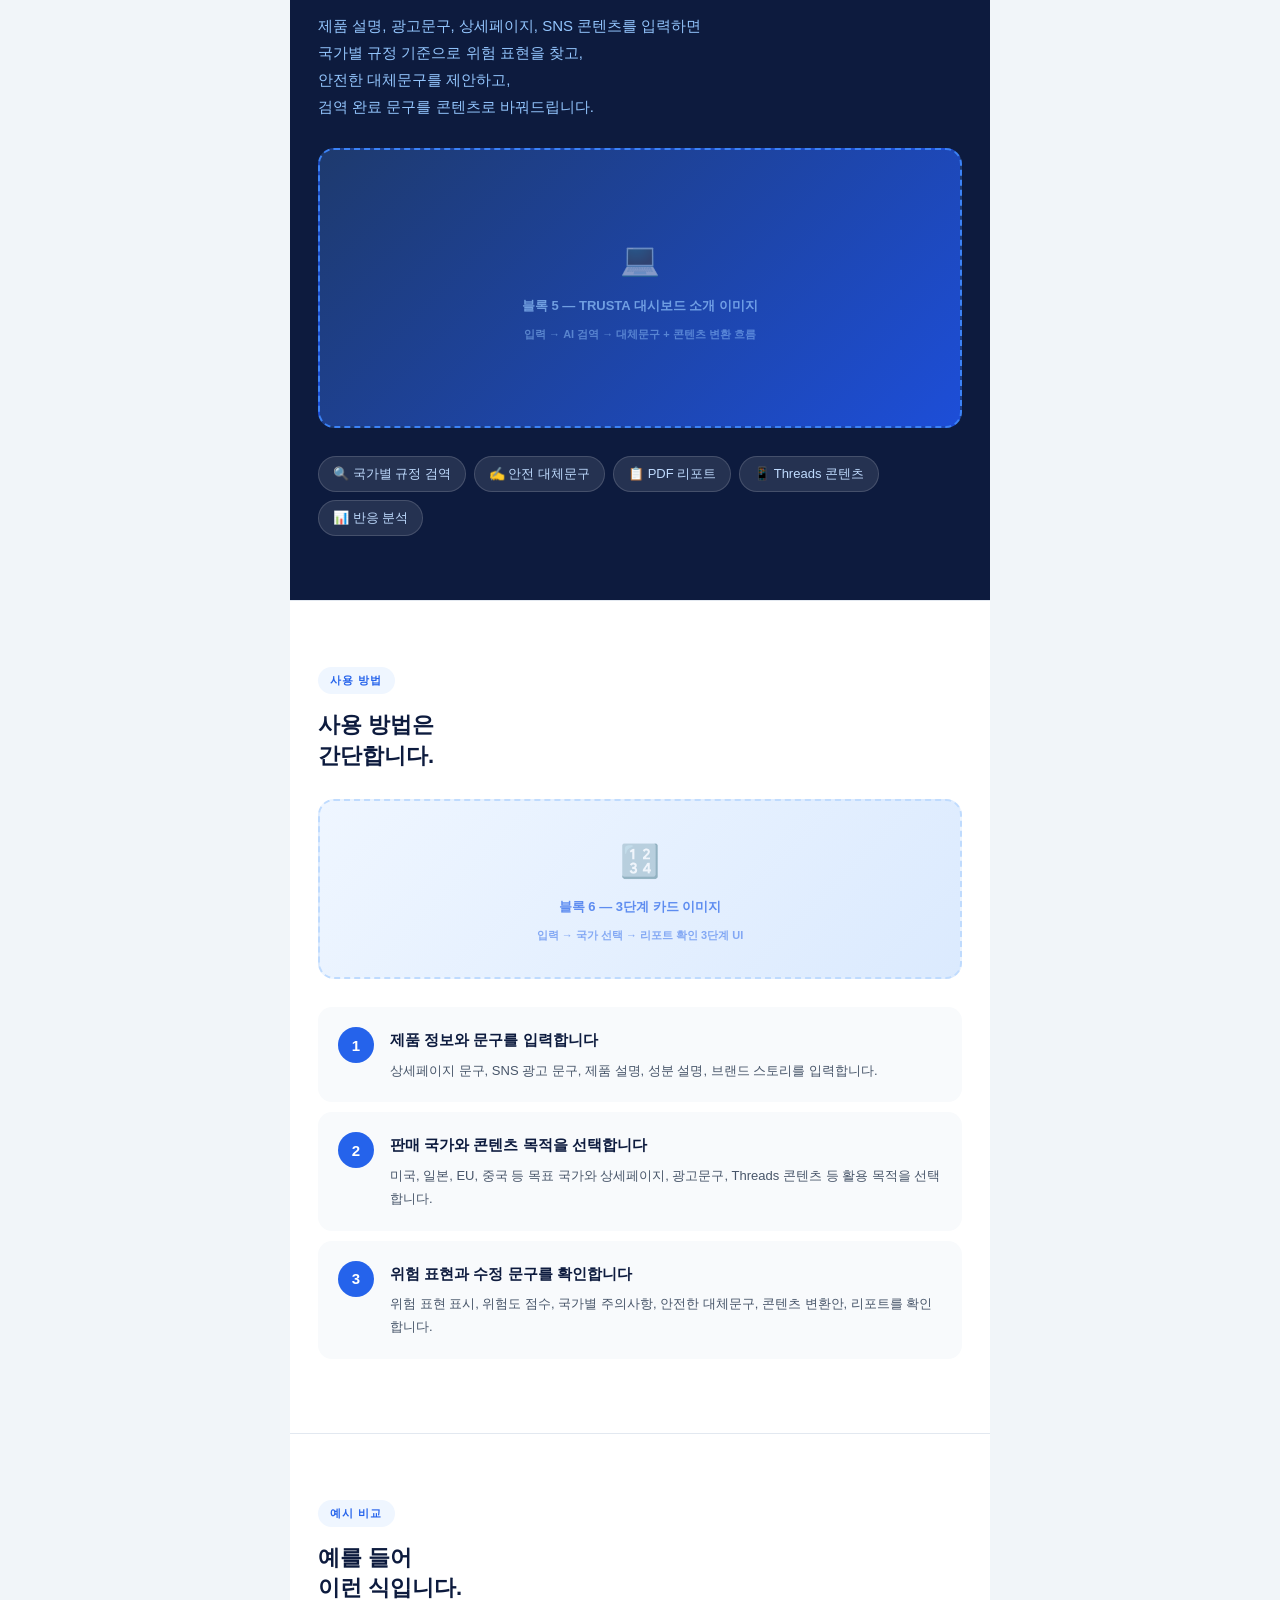
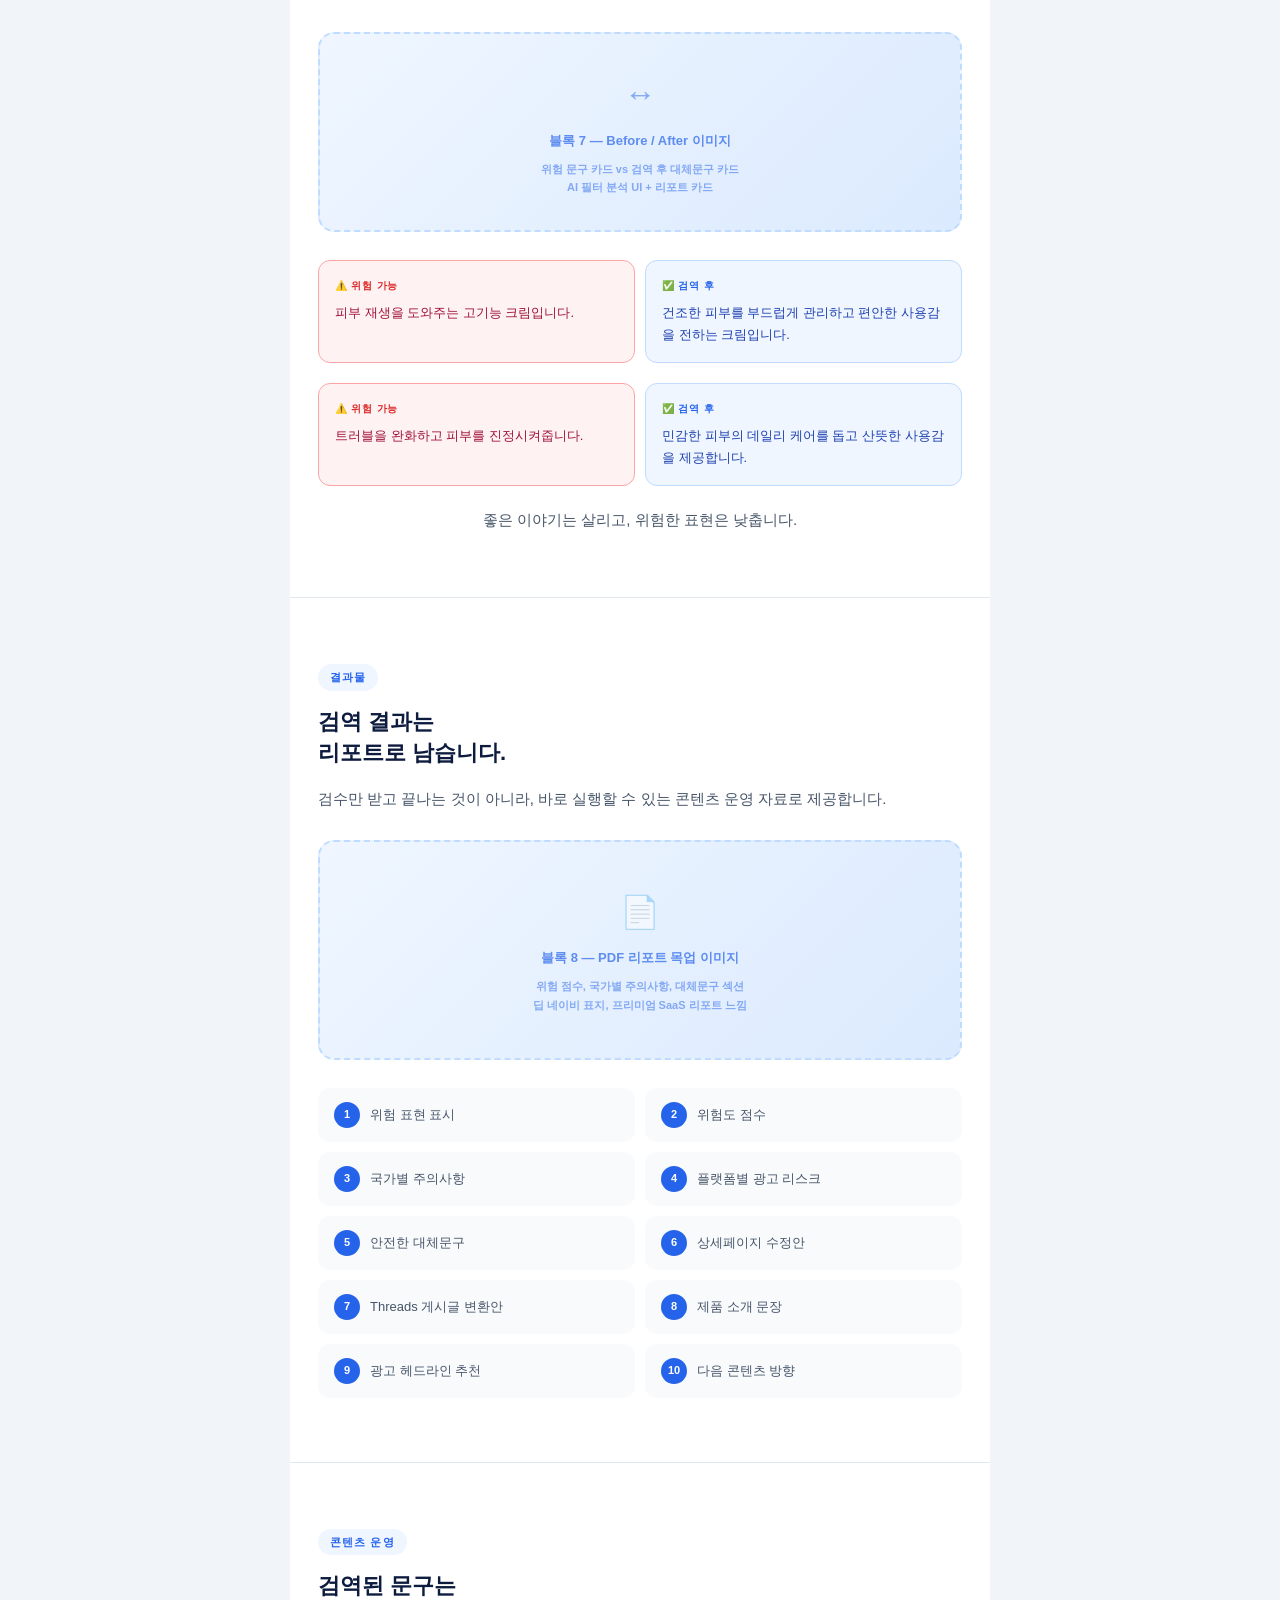
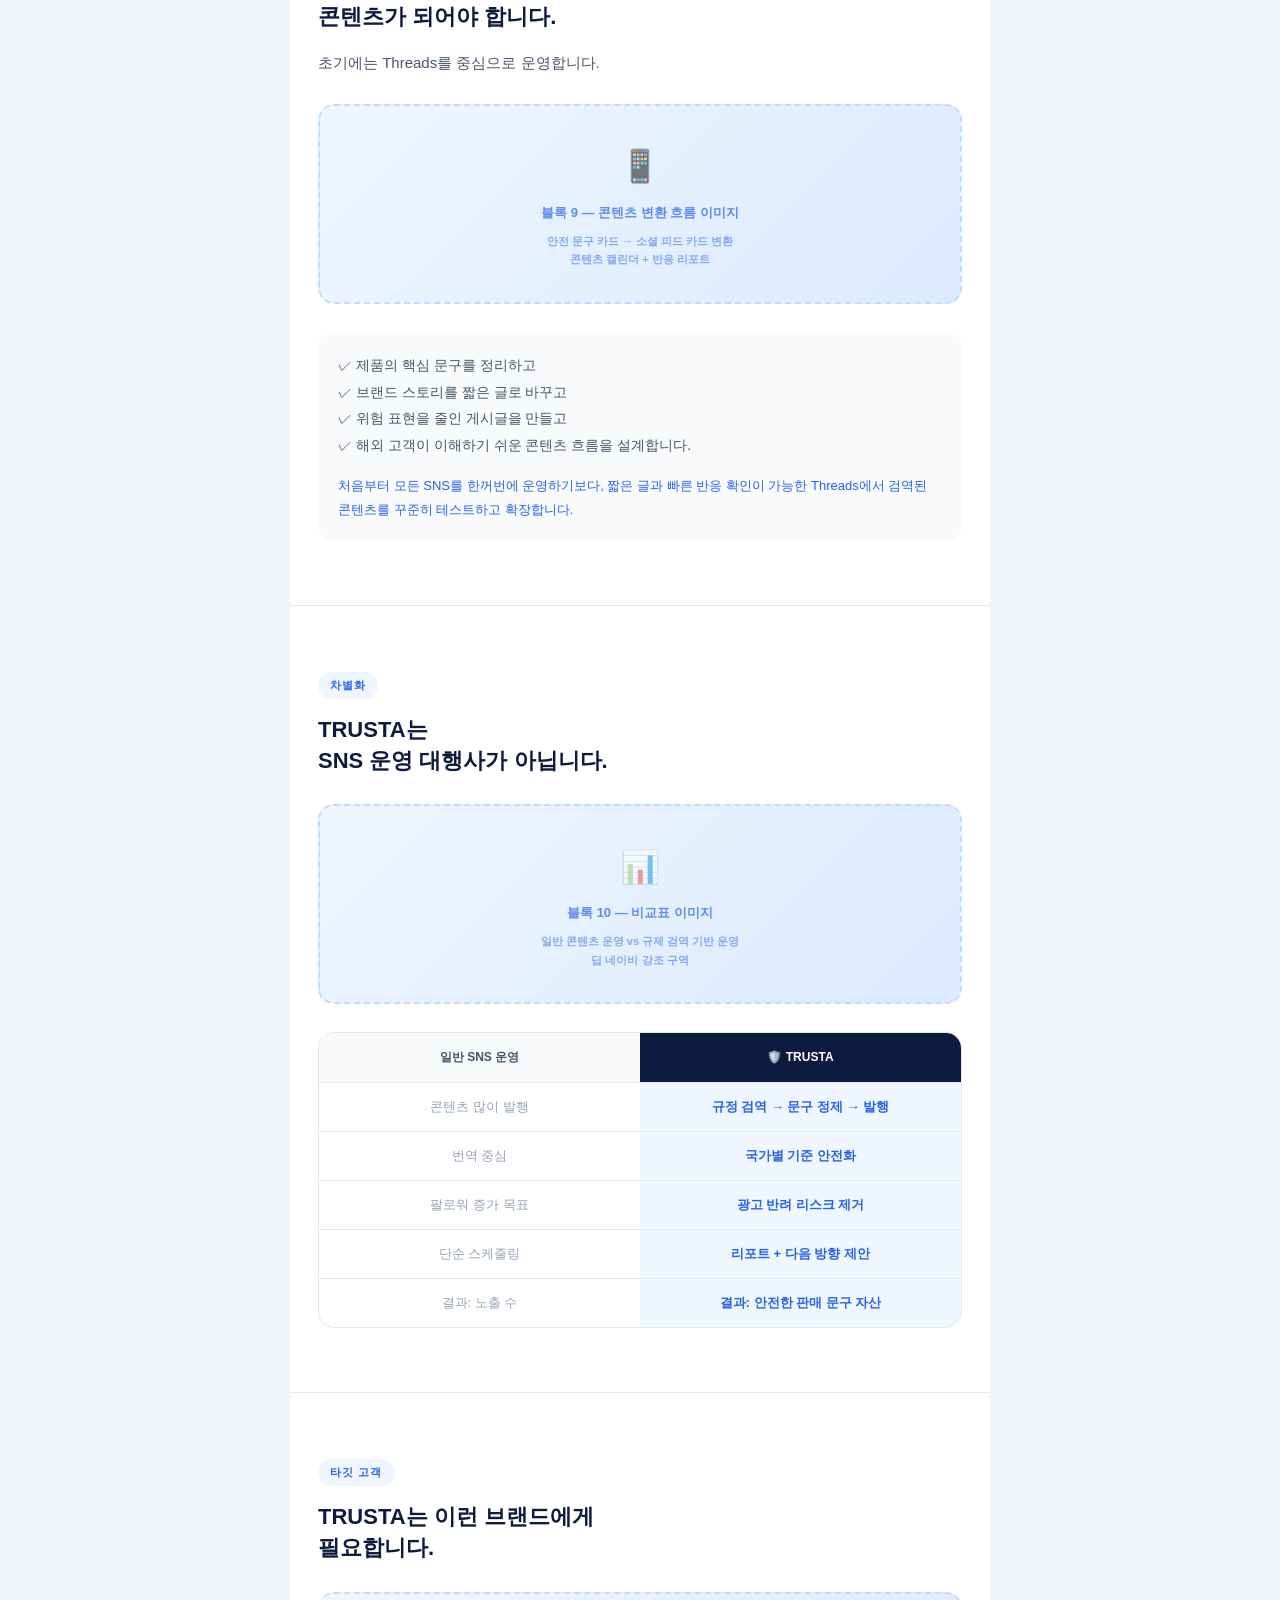
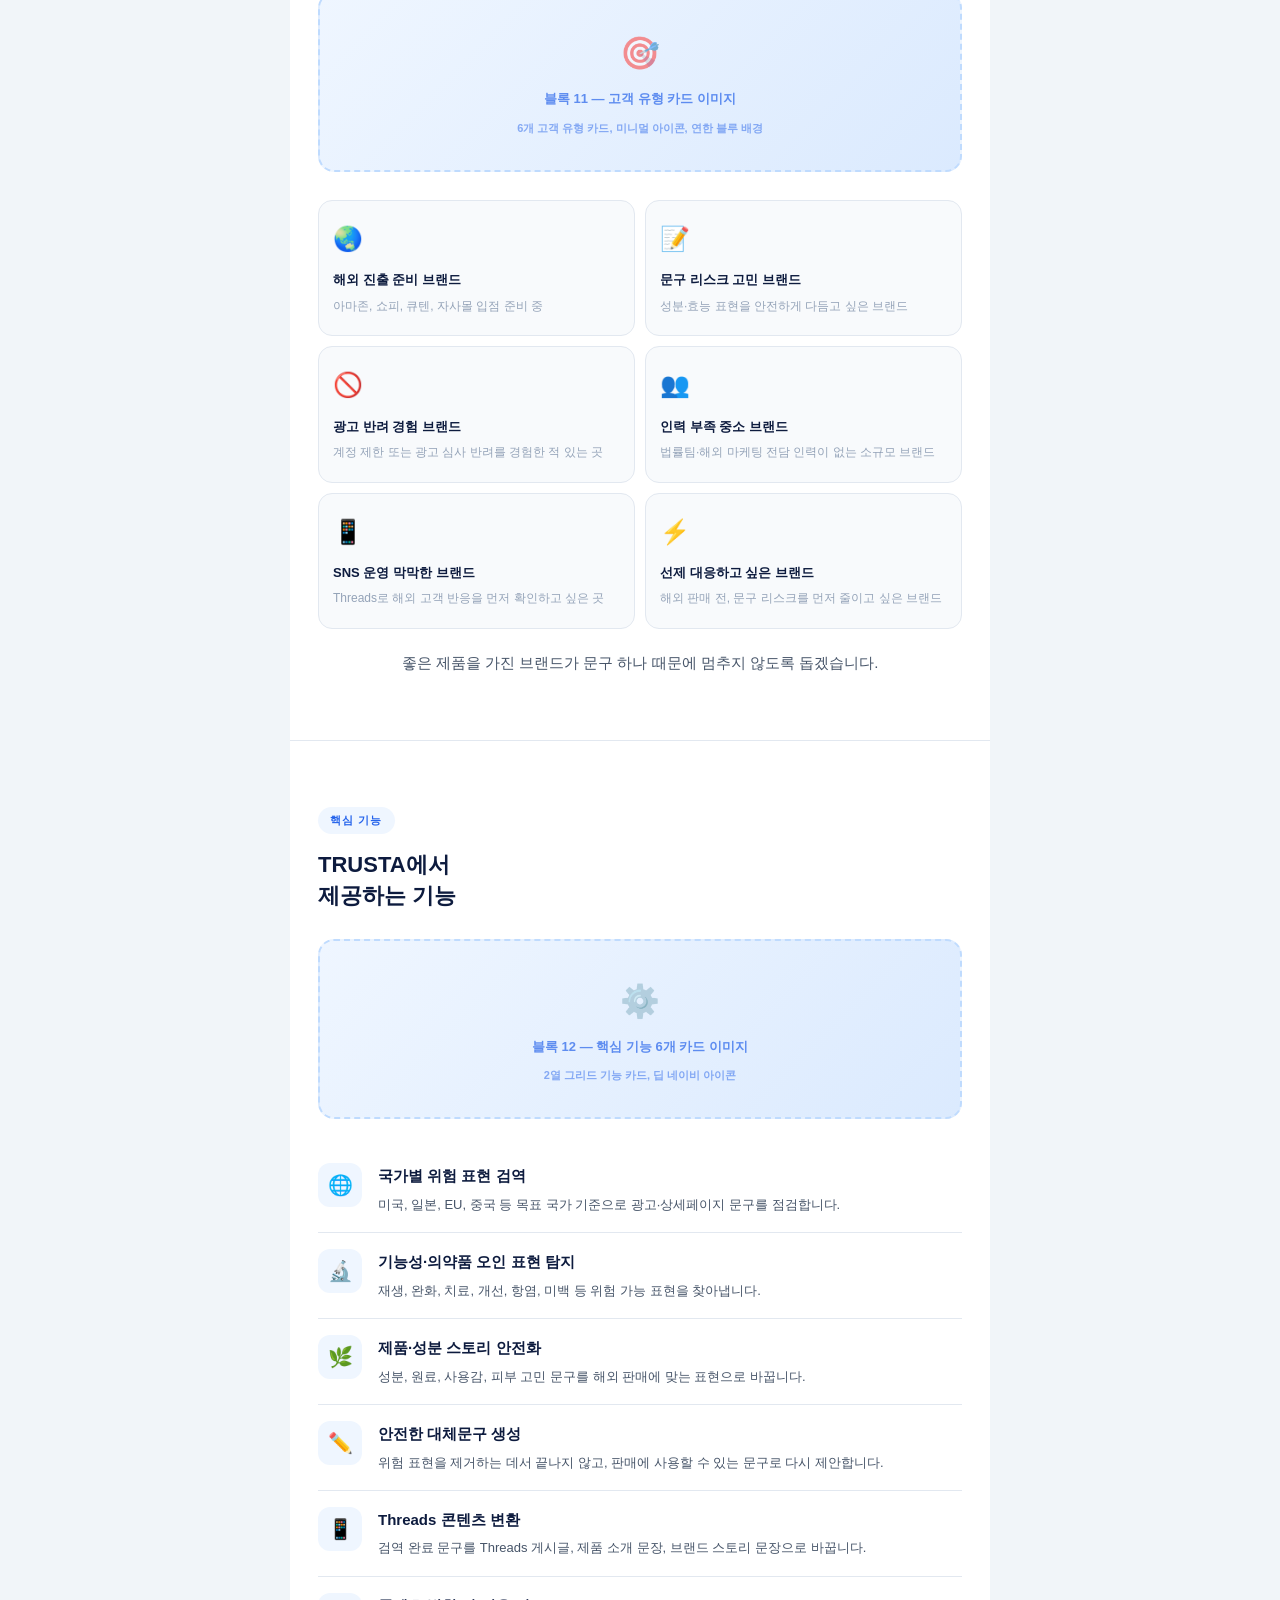
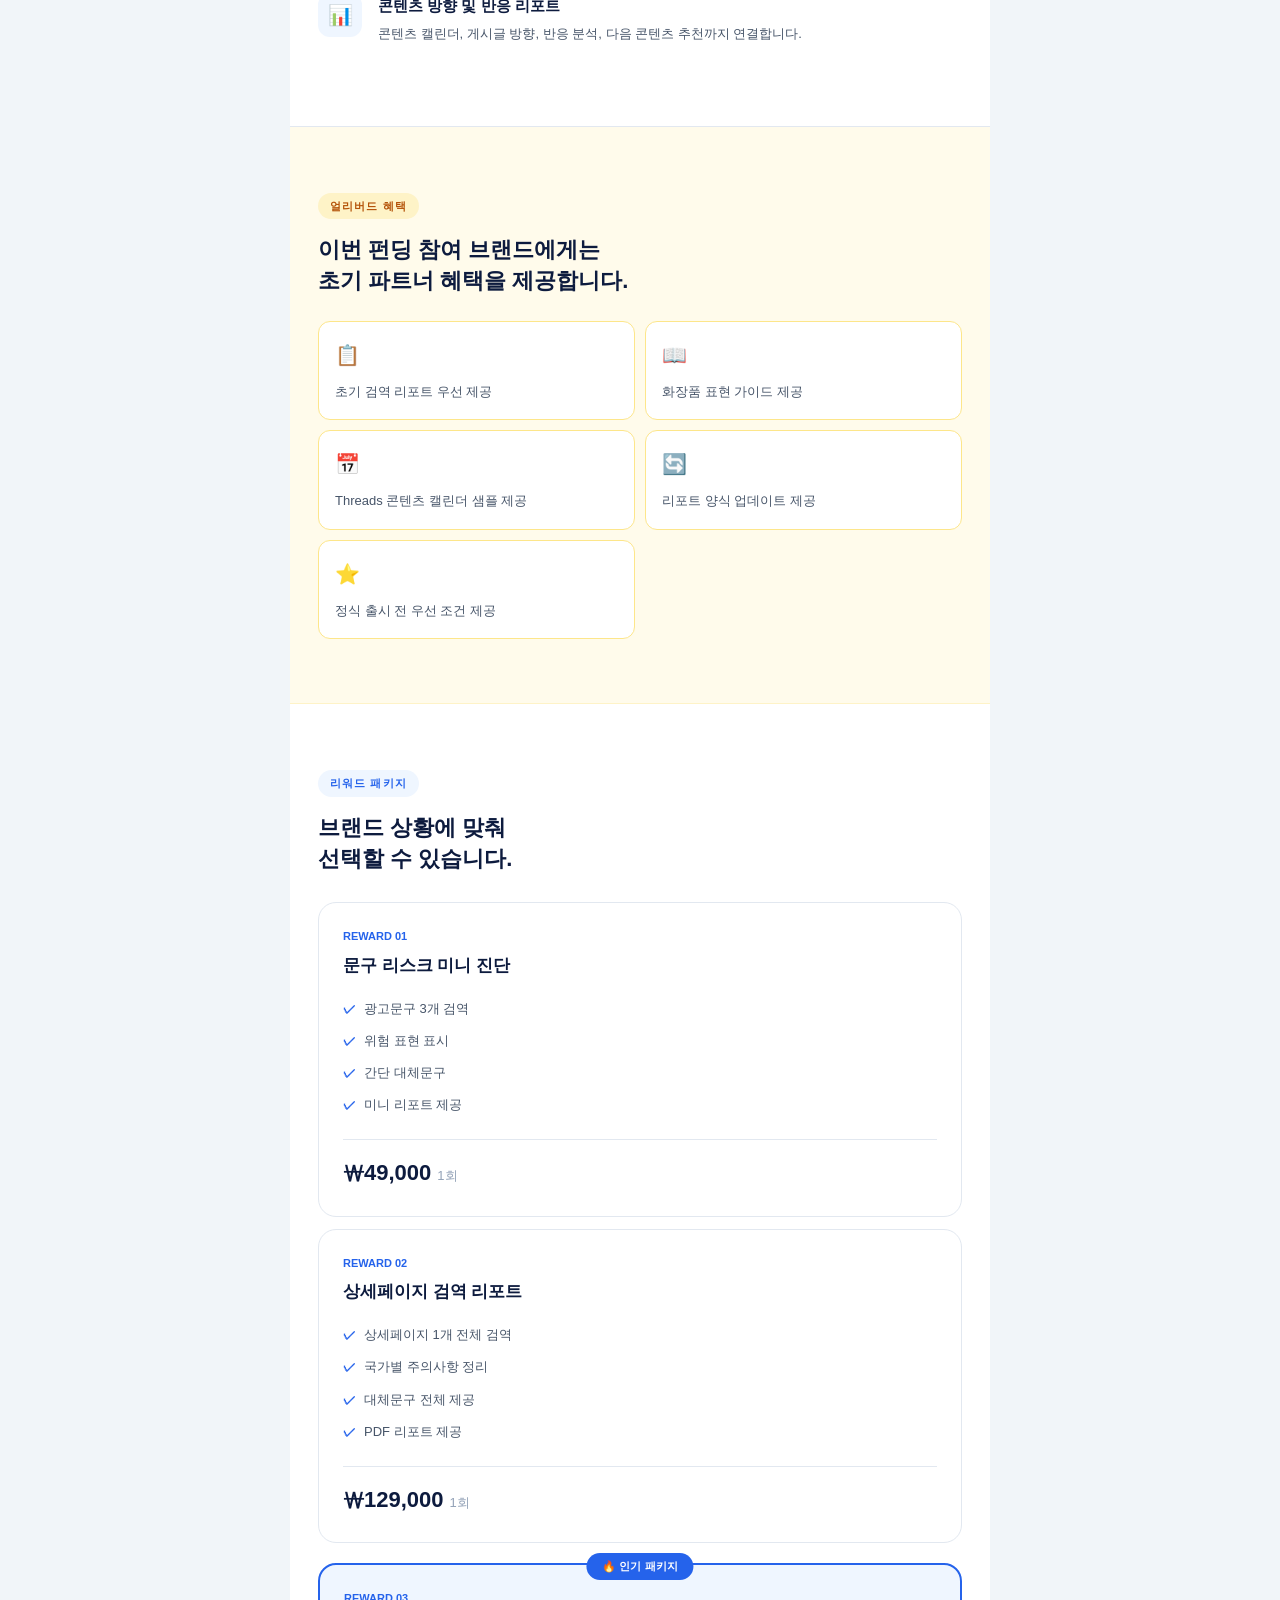
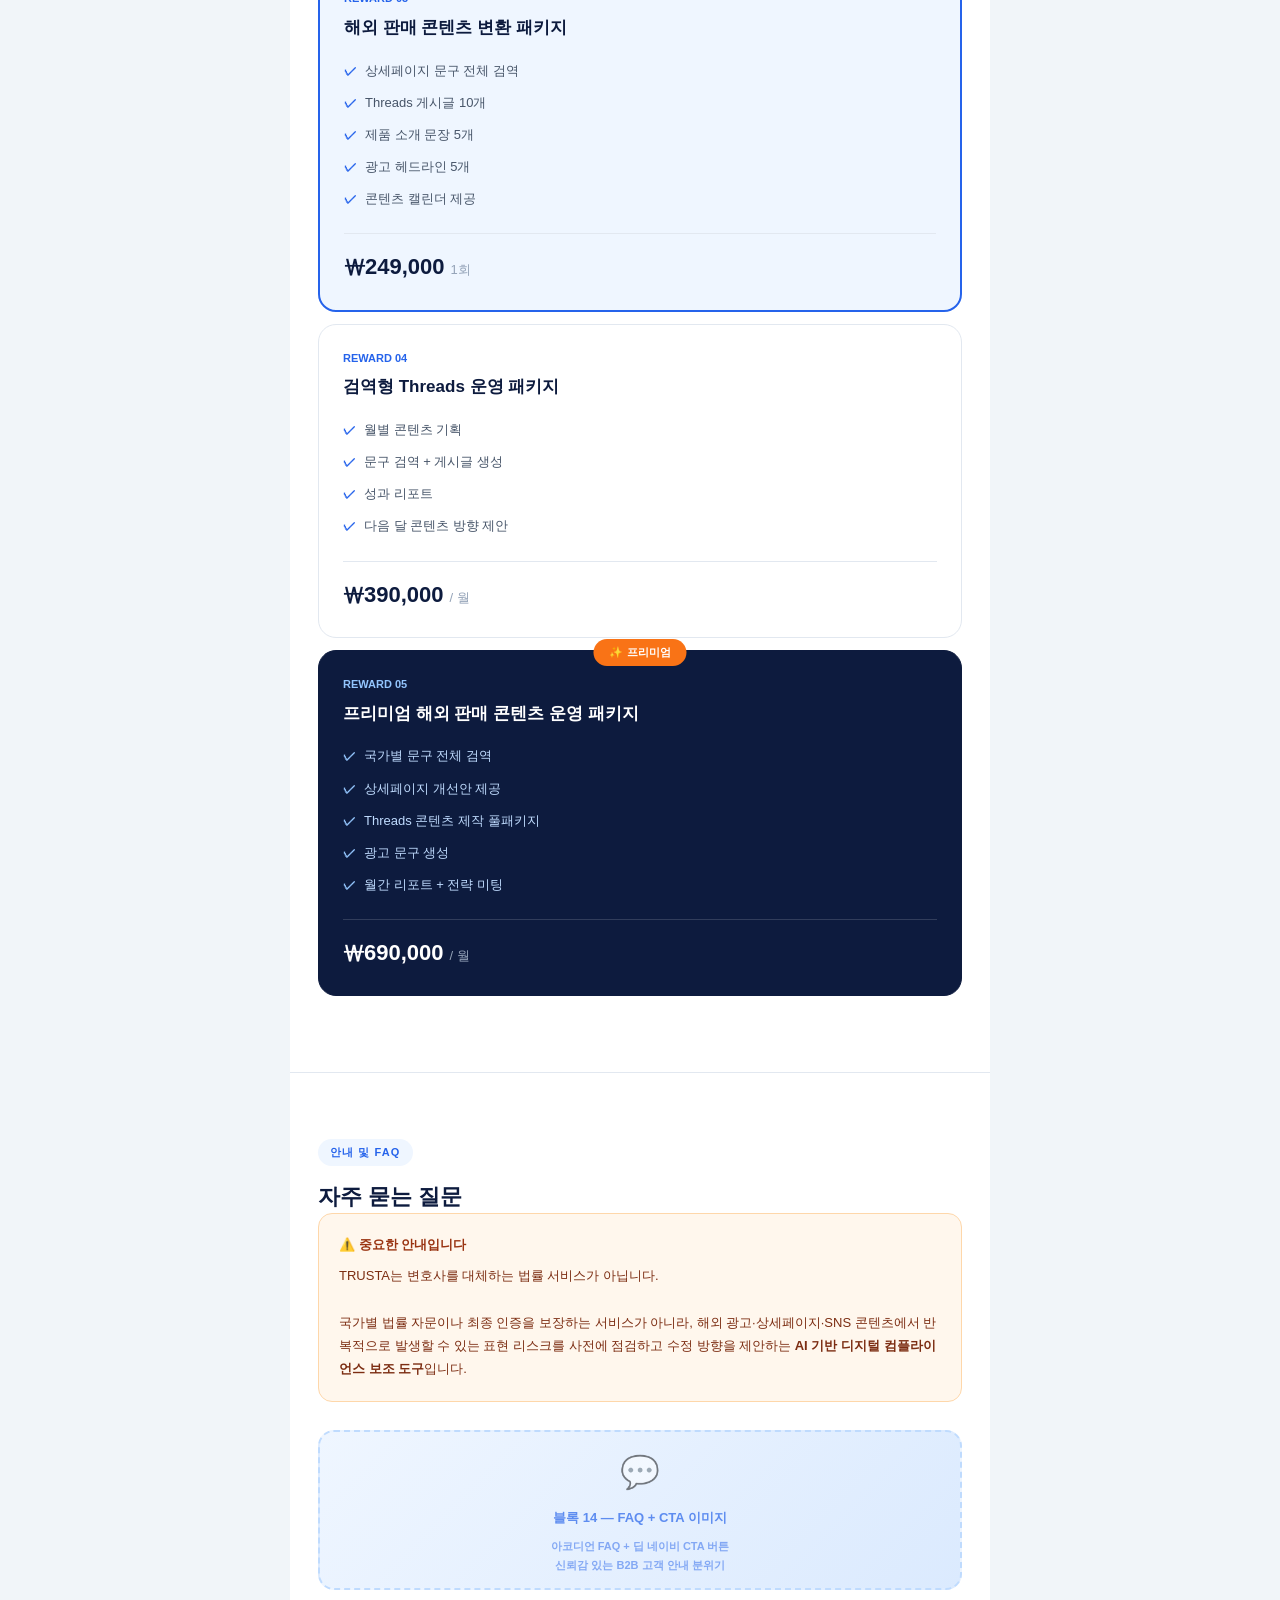
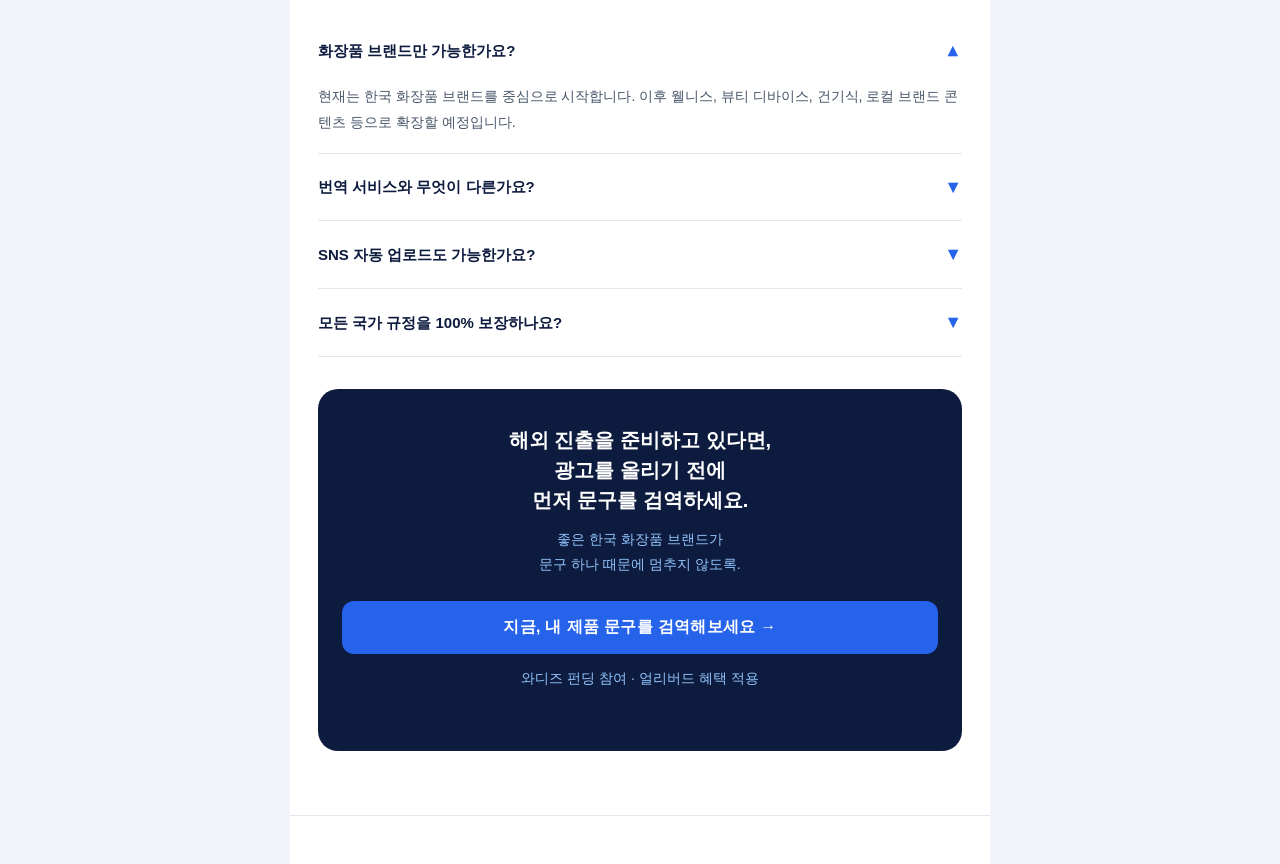
<file: wadiz/index.html>
<!DOCTYPE html>
<html lang="ko">
<head>
<meta charset="UTF-8">
<meta name="viewport" content="width=device-width, initial-scale=1.0">
<title>TRUSTA — 와디즈 상세페이지</title>
<style>
  :root {
    --navy: #0D1B3E;
    --blue: #2563EB;
    --blue-light: #EFF6FF;
    --blue-mid: #BFDBFE;
    --gray-100: #F8FAFC;
    --gray-200: #E2E8F0;
    --gray-400: #94A3B8;
    --gray-600: #475569;
    --gray-800: #1E293B;
    --red-light: #FEF2F2;
    --red-mid: #FCA5A5;
    --red: #DC2626;
    --orange: #F97316;
    --white: #FFFFFF;
    --max-w: 700px;
  }

  * { box-sizing: border-box; margin: 0; padding: 0; }

  body {
    font-family: -apple-system, BlinkMacSystemFont, 'Apple SD Gothic Neo',
                 'Noto Sans KR', 'Pretendard', sans-serif;
    background: #F1F5F9;
    color: var(--gray-800);
    line-height: 1.7;
  }

  .page-wrap {
    max-width: var(--max-w);
    margin: 0 auto;
    background: var(--white);
  }

  /* ── 섹션 공통 ── */
  section {
    padding: 64px 28px;
    border-bottom: 1px solid var(--gray-200);
  }

  .section-tag {
    display: inline-block;
    font-size: 11px;
    font-weight: 700;
    letter-spacing: 0.1em;
    color: var(--blue);
    background: var(--blue-light);
    border-radius: 100px;
    padding: 4px 12px;
    margin-bottom: 16px;
    text-transform: uppercase;
  }

  .section-tag.danger { color: var(--red); background: var(--red-light); }
  .section-tag.navy   { color: var(--white); background: var(--navy); }

  h1 { font-size: 28px; font-weight: 800; line-height: 1.35; color: var(--navy); }
  h2 { font-size: 22px; font-weight: 800; line-height: 1.4; color: var(--navy); }
  h3 { font-size: 17px; font-weight: 700; color: var(--navy); }
  p  { font-size: 15px; color: var(--gray-600); line-height: 1.8; }

  .sub { font-size: 15px; color: var(--gray-600); margin-top: 16px; }

  /* ── 이미지 플레이스홀더 ── */
  .img-ph {
    width: 100%;
    background: linear-gradient(135deg, #EFF6FF 0%, #DBEAFE 100%);
    border-radius: 16px;
    border: 2px dashed var(--blue-mid);
    display: flex;
    flex-direction: column;
    align-items: center;
    justify-content: center;
    gap: 8px;
    color: var(--blue);
    font-size: 13px;
    font-weight: 600;
    margin: 28px 0;
  }
  .img-ph .ph-icon { font-size: 32px; opacity: 0.5; }
  .img-ph .ph-label { opacity: 0.7; }

  /* ── BLOCK 1: 히어로 ── */
  #b1 { background: var(--navy); padding: 80px 28px; text-align: center; }
  #b1 h1 { color: var(--white); font-size: 32px; }
  #b1 .hero-sub { color: #93C5FD; font-size: 15px; margin-top: 20px; line-height: 1.9; }
  #b1 .hero-chip {
    display: inline-block; margin-top: 28px;
    background: #1E3A6E; color: #93C5FD;
    font-size: 12px; font-weight: 600; letter-spacing: 0.05em;
    border-radius: 100px; padding: 6px 18px;
  }
  #b1 .img-ph { background: linear-gradient(135deg, #1E3A6E 0%, #1E40AF 100%);
                border-color: #3B82F6; color: #93C5FD; height: 260px; }

  /* ── BLOCK 2: 위험 문구 ── */
  .danger-card {
    background: var(--red-light);
    border: 1px solid var(--red-mid);
    border-radius: 14px;
    padding: 20px;
    margin: 8px 0;
  }
  .danger-card .phrase {
    font-size: 16px; font-weight: 700; color: var(--red);
  }
  .danger-card .badge {
    display: inline-block; background: var(--red); color: white;
    font-size: 10px; font-weight: 700; border-radius: 4px;
    padding: 2px 7px; margin-left: 8px; vertical-align: middle;
  }
  .danger-note {
    background: #FFF7ED; border-left: 4px solid var(--orange);
    border-radius: 0 10px 10px 0; padding: 16px 20px;
    font-size: 14px; color: #9A3412; margin-top: 20px;
  }

  /* ── BLOCK 3: 체크리스트 ── */
  .checklist-card {
    background: var(--gray-100); border-radius: 16px;
    padding: 24px; margin-top: 20px;
  }
  .check-item {
    display: flex; align-items: flex-start; gap: 12px;
    padding: 11px 0; border-bottom: 1px solid var(--gray-200);
    font-size: 14px; color: var(--gray-600);
  }
  .check-item:last-child { border-bottom: none; }
  .check-box {
    width: 20px; height: 20px; flex-shrink: 0;
    border: 2px solid var(--blue); border-radius: 5px;
    margin-top: 1px;
  }
  .alert-banner {
    display: flex; align-items: center; gap: 12px;
    background: var(--blue); color: white;
    border-radius: 12px; padding: 16px 20px;
    margin-top: 20px; font-size: 14px; font-weight: 600;
  }
  .alert-banner .icon { font-size: 22px; }

  /* ── BLOCK 4: 문제의 본질 ── */
  .problem-card {
    background: var(--white); border: 1px solid var(--gray-200);
    border-radius: 14px; padding: 20px; margin: 8px 0;
  }
  .problem-card .num {
    font-size: 12px; font-weight: 700; color: var(--blue);
    margin-bottom: 6px;
  }
  .problem-card p { font-size: 14px; }
  .arrow-row {
    text-align: center; padding: 8px 0;
    color: var(--gray-400); font-size: 20px;
  }

  /* ── BLOCK 5: 소개 ── */
  #b5 { background: var(--navy); }
  #b5 h2 { color: var(--white); }
  #b5 .sub { color: #93C5FD; }
  #b5 .img-ph { background: linear-gradient(135deg, #1E3A6E 0%, #1D4ED8 100%);
                border-color: #3B82F6; color: #93C5FD; height: 280px; }
  .feature-pill-row { display: flex; flex-wrap: wrap; gap: 8px; margin-top: 20px; }
  .feature-pill {
    background: rgba(255,255,255,0.1); color: #BFDBFE;
    border: 1px solid rgba(255,255,255,0.15);
    border-radius: 100px; padding: 6px 14px; font-size: 13px;
  }

  /* ── BLOCK 6: 3단계 ── */
  .step-card {
    display: flex; gap: 16px; align-items: flex-start;
    background: var(--gray-100); border-radius: 14px;
    padding: 20px; margin: 10px 0;
  }
  .step-num {
    min-width: 36px; height: 36px;
    background: var(--blue); color: white;
    border-radius: 50%; display: flex;
    align-items: center; justify-content: center;
    font-weight: 800; font-size: 15px; flex-shrink: 0;
  }
  .step-content h3 { font-size: 15px; margin-bottom: 6px; }
  .step-content p  { font-size: 13px; }

  /* ── BLOCK 7: Before / After ── */
  .ba-row { display: grid; grid-template-columns: 1fr 1fr; gap: 10px; margin: 20px 0; }
  .ba-card { border-radius: 12px; padding: 16px; }
  .ba-card.before { background: var(--red-light); border: 1px solid var(--red-mid); }
  .ba-card.after  { background: var(--blue-light); border: 1px solid var(--blue-mid); }
  .ba-label {
    font-size: 10px; font-weight: 700; letter-spacing: 0.08em;
    margin-bottom: 8px;
  }
  .ba-card.before .ba-label { color: var(--red); }
  .ba-card.after  .ba-label { color: var(--blue); }
  .ba-text { font-size: 13px; line-height: 1.7; }
  .ba-card.before .ba-text { color: #9F1239; }
  .ba-card.after  .ba-text { color: #1E40AF; }

  /* ── BLOCK 8: 리포트 ── */
  .report-grid {
    display: grid; grid-template-columns: 1fr 1fr; gap: 10px; margin-top: 20px;
  }
  .report-item {
    background: var(--gray-100); border-radius: 12px; padding: 14px 16px;
    display: flex; align-items: center; gap: 10px;
  }
  .report-item .ri-num {
    min-width: 26px; height: 26px;
    background: var(--blue); color: white;
    border-radius: 50%; display: flex;
    align-items: center; justify-content: center;
    font-size: 11px; font-weight: 800; flex-shrink: 0;
  }
  .report-item p { font-size: 13px; color: var(--gray-600); }

  /* ── BLOCK 9: Threads ── */
  .thread-card-group {
    display: flex; gap: 10px; overflow-x: auto;
    padding-bottom: 8px; margin-top: 20px;
  }
  .thread-card {
    min-width: 160px; background: var(--gray-100);
    border-radius: 12px; padding: 16px;
    border: 1px solid var(--gray-200);
  }
  .thread-card .tc-tag {
    font-size: 10px; font-weight: 700; color: var(--blue);
    margin-bottom: 8px;
  }
  .thread-card .tc-line {
    height: 8px; background: var(--gray-200); border-radius: 4px; margin: 5px 0;
  }
  .thread-card .tc-line.short { width: 60%; }

  /* ── BLOCK 10: 차이 비교 ── */
  .compare-table {
    border-radius: 16px; overflow: hidden;
    border: 1px solid var(--gray-200); margin-top: 20px;
  }
  .ct-head { display: grid; grid-template-columns: 1fr 1fr; }
  .ct-col-label {
    padding: 14px 16px; font-size: 12px; font-weight: 700;
    text-align: center;
  }
  .ct-col-label.normal { background: var(--gray-100); color: var(--gray-600); }
  .ct-col-label.trusta { background: var(--navy); color: white; }
  .ct-row { display: grid; grid-template-columns: 1fr 1fr; border-top: 1px solid var(--gray-200); }
  .ct-cell {
    padding: 13px 16px; font-size: 13px; text-align: center;
  }
  .ct-cell.normal { color: var(--gray-400); }
  .ct-cell.trusta { background: var(--blue-light); color: var(--blue); font-weight: 600; }
  .ct-cell .x { color: var(--gray-300); }
  .ct-cell .o { color: var(--blue); font-size: 16px; }

  /* ── BLOCK 11: 타깃 ── */
  .target-grid { display: grid; grid-template-columns: 1fr 1fr; gap: 10px; margin-top: 20px; }
  .target-card {
    background: var(--gray-100); border-radius: 14px; padding: 18px 14px;
    border: 1px solid var(--gray-200);
  }
  .target-card .tc-icon { font-size: 24px; margin-bottom: 10px; }
  .target-card h3 { font-size: 13px; color: var(--navy); margin-bottom: 4px; }
  .target-card p  { font-size: 12px; color: var(--gray-400); }

  /* ── BLOCK 12: 핵심 기능 ── */
  .func-list { margin-top: 20px; }
  .func-item {
    display: flex; gap: 16px; align-items: flex-start;
    padding: 16px 0; border-bottom: 1px solid var(--gray-200);
  }
  .func-item:last-child { border-bottom: none; }
  .func-icon-wrap {
    min-width: 44px; height: 44px;
    background: var(--blue-light); border-radius: 12px;
    display: flex; align-items: center; justify-content: center;
    font-size: 20px; flex-shrink: 0;
  }
  .func-item h3 { font-size: 15px; margin-bottom: 4px; }
  .func-item p  { font-size: 13px; }

  /* ── BLOCK 13: 리워드 ── */
  .reward-card {
    border-radius: 18px; padding: 24px;
    margin: 12px 0; border: 1px solid var(--gray-200);
    position: relative;
  }
  .reward-card.highlight {
    border: 2px solid var(--blue);
    background: var(--blue-light);
  }
  .reward-card.premium {
    background: var(--navy); border-color: var(--navy);
  }
  .reward-badge {
    position: absolute; top: -12px; left: 50%;
    transform: translateX(-50%);
    background: var(--blue); color: white;
    font-size: 11px; font-weight: 700;
    border-radius: 100px; padding: 4px 16px;
    white-space: nowrap;
  }
  .reward-badge.premium { background: var(--orange); }
  .reward-num { font-size: 11px; font-weight: 700; color: var(--blue); margin-bottom: 6px; }
  .reward-num.premium-num { color: #93C5FD; }
  .reward-card h3 { font-size: 17px; color: var(--navy); margin-bottom: 12px; }
  .reward-card.premium h3 { color: white; }
  .reward-items { list-style: none; }
  .reward-items li {
    display: flex; align-items: flex-start; gap: 8px;
    font-size: 13px; color: var(--gray-600); padding: 5px 0;
  }
  .reward-card.premium .reward-items li { color: #BFDBFE; }
  .reward-items li::before { content: "✓"; color: var(--blue); font-weight: 700; flex-shrink: 0; }
  .reward-card.premium .reward-items li::before { color: #93C5FD; }
  .reward-price {
    display: flex; align-items: baseline; gap: 6px;
    margin-top: 18px; padding-top: 14px;
    border-top: 1px solid var(--gray-200);
  }
  .reward-card.premium .reward-price { border-top-color: rgba(255,255,255,0.15); }
  .reward-price .amount { font-size: 22px; font-weight: 800; color: var(--navy); }
  .reward-card.premium .reward-price .amount { color: white; }
  .reward-price .unit   { font-size: 13px; color: var(--gray-400); }

  /* ── BLOCK 14: FAQ + CTA ── */
  .notice-box {
    background: #FFF7ED; border: 1px solid #FED7AA;
    border-radius: 14px; padding: 20px; margin-bottom: 24px;
  }
  .notice-box .nb-title {
    font-size: 13px; font-weight: 700; color: #9A3412; margin-bottom: 8px;
  }
  .notice-box p { font-size: 13px; color: #7C2D12; line-height: 1.8; }

  .faq-item { border-bottom: 1px solid var(--gray-200); }
  .faq-q {
    display: flex; justify-content: space-between; align-items: center;
    padding: 18px 0; cursor: pointer;
    font-size: 15px; font-weight: 600; color: var(--navy);
  }
  .faq-q .arrow { color: var(--blue); font-size: 18px; transition: 0.2s; }
  .faq-a {
    padding: 0 0 18px; font-size: 14px; color: var(--gray-600);
    line-height: 1.8; display: none;
  }
  .faq-item.open .faq-a { display: block; }
  .faq-item.open .faq-q .arrow { transform: rotate(180deg); }

  .cta-box {
    background: var(--navy); border-radius: 20px;
    padding: 36px 24px; text-align: center; margin-top: 32px;
  }
  .cta-box h3 { color: white; font-size: 20px; line-height: 1.5; margin-bottom: 12px; }
  .cta-box p  { color: #93C5FD; font-size: 14px; margin-bottom: 24px; }
  .cta-btn {
    display: block; background: var(--blue); color: white;
    font-size: 16px; font-weight: 700; border: none;
    border-radius: 12px; padding: 16px 0; width: 100%;
    cursor: pointer; letter-spacing: 0.02em;
  }
  .cta-btn:hover { background: #1D4ED8; }
  .cta-note { font-size: 12px; color: #64748B; margin-top: 12px; }

  /* ── 추가 블록 ── */
  .add-section {
    background: linear-gradient(135deg, #EFF6FF 0%, #DBEAFE 100%);
  }
  .benefit-grid { display: grid; grid-template-columns: 1fr 1fr; gap: 10px; margin-top: 20px; }
  .benefit-card {
    background: white; border-radius: 12px; padding: 16px;
    border: 1px solid var(--blue-mid);
  }
  .benefit-card .bc-icon { font-size: 20px; margin-bottom: 8px; }
  .benefit-card p { font-size: 13px; color: var(--gray-600); }

  /* ── 하단 여백 ── */
  .bottom-pad { height: 48px; }

  /* ── 모바일 최적화 ── */
  @media (max-width: 480px) {
    section { padding: 52px 20px; }
    h1 { font-size: 26px; }
    h2 { font-size: 20px; }
    .ba-row { grid-template-columns: 1fr; }
    .report-grid { grid-template-columns: 1fr; }
    .target-grid { grid-template-columns: 1fr; }
    .benefit-grid { grid-template-columns: 1fr; }
  }
</style>
</head>
<body>
<div class="page-wrap">

<!-- ══════════════════════════════════════
     BLOCK 1. 히어로
══════════════════════════════════════ -->
<section id="b1">
  <div class="section-tag" style="background:rgba(255,255,255,0.1); color:#93C5FD;">AI RegTech · 글로벌 진출</div>
  <h1>해외 진출 전,<br>화장품 문구부터<br>검역하세요.</h1>
  <p class="hero-sub">
    좋은 제품 설명도 해외 광고에서는<br>위험한 표현이 될 수 있습니다.<br><br>
    TRUSTA는 한국 화장품 브랜드의 광고문구,<br>상세페이지, SNS 콘텐츠를<br>
    국가별 규정 기준으로 먼저 점검하고,<br>안전한 대체문구와 Threads 콘텐츠 운영까지 돕는<br>
    <strong style="color:white;">AI RegTech 콘텐츠 플랫폼</strong>입니다.
  </p>
  <div class="hero-chip">🛡️ AI 기반 문구 검역 · 해외 판매 콘텐츠 운영</div>
  <div class="img-ph" style="height:260px; margin-top:32px;">
    <div class="ph-icon">🖥️</div>
    <div class="ph-label">블록 1 — 히어로 이미지</div>
    <div style="font-size:11px; opacity:0.5; text-align:center; padding:0 20px;">화장품 패키지 + AI 문구 필터 대시보드<br>딥 네이비 배경, 넓은 제목 여백</div>
  </div>
</section>

<!-- ══════════════════════════════════════
     BLOCK 2. 위험 문구 예시
══════════════════════════════════════ -->
<section id="b2">
  <div class="section-tag danger">위험 표현 사례</div>
  <h2>혹시 이런 문구,<br>그냥 번역해서 쓰고 계신가요?</h2>

  <div class="img-ph" style="height:200px;">
    <div class="ph-icon">⚠️</div>
    <div class="ph-label">블록 2 — 위험 문구 카드 이미지</div>
    <div style="font-size:11px; opacity:0.5; text-align:center; padding:0 20px;">국가별 경고 배지 + 광고 문구 카드들<br>흰 배경, 톤다운 레드 경고</div>
  </div>

  <div style="margin-top:8px;">
    <div class="danger-card">
      <span class="phrase">피부 재생에 도움</span>
      <span class="badge">위험</span>
    </div>
    <div class="danger-card">
      <span class="phrase">트러블 완화</span>
      <span class="badge">위험</span>
    </div>
    <div class="danger-card">
      <span class="phrase">미백 효과</span>
      <span class="badge">위험</span>
    </div>
    <div class="danger-card">
      <span class="phrase">항염 케어 · 디톡스</span>
      <span class="badge">위험</span>
    </div>
    <div class="danger-card">
      <span class="phrase">자연 치유 · 피부 장벽 회복</span>
      <span class="badge">위험</span>
    </div>
  </div>

  <div class="danger-note">
    한국에서는 익숙한 표현이어도, 해외 광고·플랫폼·국가별 화장품 규정에서는
    <strong>의약품 오인, 기능성 과장, 소비자 오인 표현</strong>으로 해석될 수 있습니다.
  </div>
</section>

<!-- ══════════════════════════════════════
     BLOCK 3. 자가진단 체크리스트
══════════════════════════════════════ -->
<section id="b3">
  <div class="section-tag">자가진단</div>
  <h2>아래 항목 중 2개 이상 해당된다면,<br>해외 판매 전 문구 검역이 필요합니다.</h2>

  <div class="img-ph" style="height:180px;">
    <div class="ph-icon">✅</div>
    <div class="ph-label">블록 3 — 체크리스트 이미지</div>
    <div style="font-size:11px; opacity:0.5; text-align:center; padding:0 20px;">SaaS 진단 체크리스트 UI<br>2개 이상 선택 시 알림 카드</div>
  </div>

  <div class="checklist-card">
    <div class="check-item"><div class="check-box"></div><span>제품 상세페이지를 번역기만 사용해 해외몰에 올릴 예정입니다.</span></div>
    <div class="check-item"><div class="check-box"></div><span>SNS 광고 문구에 효능·개선·완화 표현이 들어갑니다.</span></div>
    <div class="check-item"><div class="check-box"></div><span>성분, 원료, 피부 고민 개선 문구를 강조하고 있습니다.</span></div>
    <div class="check-item"><div class="check-box"></div><span>국내 상세페이지 문구를 해외 판매용으로 그대로 바꾸고 있습니다.</span></div>
    <div class="check-item"><div class="check-box"></div><span>국가별 금지 표현이나 플랫폼 광고 정책을 따로 확인하지 않았습니다.</span></div>
    <div class="check-item"><div class="check-box"></div><span>해외 바이어에게 보여줄 소개서와 상세페이지 문구가 아직 정리되지 않았습니다.</span></div>
    <div class="check-item"><div class="check-box"></div><span>광고가 반려되거나 계정 제한을 받은 경험이 있습니다.</span></div>
    <div class="check-item"><div class="check-box"></div><span>해외 고객에게 꾸준히 보여줄 SNS 콘텐츠 운영이 막막합니다.</span></div>
  </div>

  <div class="alert-banner">
    <span class="icon">🔔</span>
    <span>2개 이상 해당되면 — 문구 검역이 필요한 상태입니다</span>
  </div>
</section>

<!-- ══════════════════════════════════════
     BLOCK 4. 문제의 본질
══════════════════════════════════════ -->
<section id="b4">
  <div class="section-tag">문제 진단</div>
  <h2>해외 진출이 어려운 이유는<br>번역이 부족해서만은 아닙니다.</h2>
  <p class="sub">진짜 문제는 세 가지입니다.</p>

  <div class="img-ph" style="height:200px;">
    <div class="ph-icon">🔍</div>
    <div class="ph-label">블록 4 — 번역 완료 vs 규정 검토 비교 이미지</div>
    <div style="font-size:11px; opacity:0.5; text-align:center; padding:0 20px;">왼쪽 초록 체크 / 오른쪽 경고 카드 구조</div>
  </div>

  <div class="problem-card">
    <div class="num">PROBLEM 01</div>
    <h3>국가마다 허용되는 표현이 다릅니다</h3>
    <p>미국 FDA, EU CPNP, 일본 약기법, 중국 NMPA — 같은 문구가 나라마다 다른 기준으로 판단됩니다.</p>
  </div>
  <div class="arrow-row">↓</div>
  <div class="problem-card">
    <div class="num">PROBLEM 02</div>
    <h3>플랫폼마다 광고 심사 기준이 다릅니다</h3>
    <p>Meta, TikTok, Amazon, 쇼피 — 각 플랫폼이 별도 기준으로 광고를 반려합니다.</p>
  </div>
  <div class="arrow-row">↓</div>
  <div class="problem-card">
    <div class="num">PROBLEM 03</div>
    <h3>판매자가 그 기준을 매번 확인하기 어렵습니다</h3>
    <p>좋은 제품을 만들었는데, 문구 하나 때문에 광고가 막히고, 상세페이지를 다시 쓰고, 입점 일정이 밀릴 수 있습니다.</p>
  </div>
</section>

<!-- ══════════════════════════════════════
     추가 블록 A. 왜 지금 필요한가
══════════════════════════════════════ -->
<section id="ba" class="add-section">
  <div class="section-tag">타이밍</div>
  <h2>해외 판매는 쉬워졌지만,<br>광고 표현 심사는 더 까다로워지고 있습니다.</h2>
  <p class="sub">
    브랜드가 준비해야 할 것은 단순 번역본이 아니라,<br>
    국가별 기준에 맞게 정리된 판매 문구입니다.
  </p>
  <div class="benefit-grid" style="margin-top:24px;">
    <div class="benefit-card"><div class="bc-icon">📈</div><p>해외 D2C 판매 채널 급증</p></div>
    <div class="benefit-card"><div class="bc-icon">🚫</div><p>광고 반려 사례 증가</p></div>
    <div class="benefit-card"><div class="bc-icon">🌏</div><p>국가별 규정 강화 추세</p></div>
    <div class="benefit-card"><div class="bc-icon">⚡</div><p>선제적 대응이 기회</p></div>
  </div>
</section>

<!-- ══════════════════════════════════════
     BLOCK 5. TRUSTA 소개
══════════════════════════════════════ -->
<section id="b5">
  <div class="section-tag" style="background:rgba(255,255,255,0.12); color:#93C5FD;">서비스 소개</div>
  <h2>그래서 만들었습니다.<br>TRUSTA.</h2>
  <p class="sub">
    한국 화장품 브랜드를 위한<br>
    <strong style="color:white;">AI 문구 검역 + 해외 판매 콘텐츠 운영 플랫폼.</strong><br><br>
    제품 설명, 광고문구, 상세페이지, SNS 콘텐츠를 입력하면<br>
    국가별 규정 기준으로 위험 표현을 찾고,<br>
    안전한 대체문구를 제안하고,<br>
    검역 완료 문구를 콘텐츠로 바꿔드립니다.
  </p>
  <div class="img-ph" style="height:280px; margin-top:28px;">
    <div class="ph-icon" style="color:#93C5FD;">💻</div>
    <div class="ph-label" style="color:#93C5FD;">블록 5 — TRUSTA 대시보드 소개 이미지</div>
    <div style="font-size:11px; opacity:0.5; color:#93C5FD; text-align:center; padding:0 20px;">입력 → AI 검역 → 대체문구 + 콘텐츠 변환 흐름</div>
  </div>
  <div class="feature-pill-row">
    <span class="feature-pill">🔍 국가별 규정 검역</span>
    <span class="feature-pill">✍️ 안전 대체문구</span>
    <span class="feature-pill">📋 PDF 리포트</span>
    <span class="feature-pill">📱 Threads 콘텐츠</span>
    <span class="feature-pill">📊 반응 분석</span>
  </div>
</section>

<!-- ══════════════════════════════════════
     BLOCK 6. 사용 방법 3단계
══════════════════════════════════════ -->
<section id="b6">
  <div class="section-tag">사용 방법</div>
  <h2>사용 방법은<br>간단합니다.</h2>

  <div class="img-ph" style="height:180px;">
    <div class="ph-icon">🔢</div>
    <div class="ph-label">블록 6 — 3단계 카드 이미지</div>
    <div style="font-size:11px; opacity:0.5; text-align:center; padding:0 20px;">입력 → 국가 선택 → 리포트 확인 3단계 UI</div>
  </div>

  <div class="step-card">
    <div class="step-num">1</div>
    <div class="step-content">
      <h3>제품 정보와 문구를 입력합니다</h3>
      <p>상세페이지 문구, SNS 광고 문구, 제품 설명, 성분 설명, 브랜드 스토리를 입력합니다.</p>
    </div>
  </div>
  <div class="step-card">
    <div class="step-num">2</div>
    <div class="step-content">
      <h3>판매 국가와 콘텐츠 목적을 선택합니다</h3>
      <p>미국, 일본, EU, 중국 등 목표 국가와 상세페이지, 광고문구, Threads 콘텐츠 등 활용 목적을 선택합니다.</p>
    </div>
  </div>
  <div class="step-card">
    <div class="step-num">3</div>
    <div class="step-content">
      <h3>위험 표현과 수정 문구를 확인합니다</h3>
      <p>위험 표현 표시, 위험도 점수, 국가별 주의사항, 안전한 대체문구, 콘텐츠 변환안, 리포트를 확인합니다.</p>
    </div>
  </div>
</section>

<!-- ══════════════════════════════════════
     BLOCK 7. Before / After
══════════════════════════════════════ -->
<section id="b7">
  <div class="section-tag">예시 비교</div>
  <h2>예를 들어<br>이런 식입니다.</h2>

  <div class="img-ph" style="height:200px;">
    <div class="ph-icon">↔️</div>
    <div class="ph-label">블록 7 — Before / After 이미지</div>
    <div style="font-size:11px; opacity:0.5; text-align:center; padding:0 20px;">위험 문구 카드 vs 검역 후 대체문구 카드<br>AI 필터 분석 UI + 리포트 카드</div>
  </div>

  <div class="ba-row">
    <div class="ba-card before">
      <div class="ba-label">⚠️ 위험 가능</div>
      <div class="ba-text">피부 재생을 도와주는 고기능 크림입니다.</div>
    </div>
    <div class="ba-card after">
      <div class="ba-label">✅ 검역 후</div>
      <div class="ba-text">건조한 피부를 부드럽게 관리하고 편안한 사용감을 전하는 크림입니다.</div>
    </div>
  </div>
  <div class="ba-row">
    <div class="ba-card before">
      <div class="ba-label">⚠️ 위험 가능</div>
      <div class="ba-text">트러블을 완화하고 피부를 진정시켜줍니다.</div>
    </div>
    <div class="ba-card after">
      <div class="ba-label">✅ 검역 후</div>
      <div class="ba-text">민감한 피부의 데일리 케어를 돕고 산뜻한 사용감을 제공합니다.</div>
    </div>
  </div>
  <p class="sub" style="text-align:center; margin-top:16px;">
    좋은 이야기는 살리고, 위험한 표현은 낮춥니다.
  </p>
</section>

<!-- ══════════════════════════════════════
     BLOCK 8. 리포트 제공 항목
══════════════════════════════════════ -->
<section id="b8">
  <div class="section-tag">결과물</div>
  <h2>검역 결과는<br>리포트로 남습니다.</h2>
  <p class="sub">검수만 받고 끝나는 것이 아니라, 바로 실행할 수 있는 콘텐츠 운영 자료로 제공합니다.</p>

  <div class="img-ph" style="height:220px;">
    <div class="ph-icon">📄</div>
    <div class="ph-label">블록 8 — PDF 리포트 목업 이미지</div>
    <div style="font-size:11px; opacity:0.5; text-align:center; padding:0 20px;">위험 점수, 국가별 주의사항, 대체문구 섹션<br>딥 네이비 표지, 프리미엄 SaaS 리포트 느낌</div>
  </div>

  <div class="report-grid">
    <div class="report-item"><div class="ri-num">1</div><p>위험 표현 표시</p></div>
    <div class="report-item"><div class="ri-num">2</div><p>위험도 점수</p></div>
    <div class="report-item"><div class="ri-num">3</div><p>국가별 주의사항</p></div>
    <div class="report-item"><div class="ri-num">4</div><p>플랫폼별 광고 리스크</p></div>
    <div class="report-item"><div class="ri-num">5</div><p>안전한 대체문구</p></div>
    <div class="report-item"><div class="ri-num">6</div><p>상세페이지 수정안</p></div>
    <div class="report-item"><div class="ri-num">7</div><p>Threads 게시글 변환안</p></div>
    <div class="report-item"><div class="ri-num">8</div><p>제품 소개 문장</p></div>
    <div class="report-item"><div class="ri-num">9</div><p>광고 헤드라인 추천</p></div>
    <div class="report-item"><div class="ri-num">10</div><p>다음 콘텐츠 방향</p></div>
  </div>
</section>

<!-- ══════════════════════════════════════
     BLOCK 9. Threads 콘텐츠 운영
══════════════════════════════════════ -->
<section id="b9">
  <div class="section-tag">콘텐츠 운영</div>
  <h2>검역된 문구는<br>콘텐츠가 되어야 합니다.</h2>
  <p class="sub">초기에는 Threads를 중심으로 운영합니다.</p>

  <div class="img-ph" style="height:200px;">
    <div class="ph-icon">📱</div>
    <div class="ph-label">블록 9 — 콘텐츠 변환 흐름 이미지</div>
    <div style="font-size:11px; opacity:0.5; text-align:center; padding:0 20px;">안전 문구 카드 → 소셜 피드 카드 변환<br>콘텐츠 캘린더 + 반응 리포트</div>
  </div>

  <div style="margin-top:20px; background:var(--gray-100); border-radius:16px; padding:20px;">
    <p style="font-size:14px; line-height:1.9; color:var(--gray-600);">
      ✓ 제품의 핵심 문구를 정리하고<br>
      ✓ 브랜드 스토리를 짧은 글로 바꾸고<br>
      ✓ 위험 표현을 줄인 게시글을 만들고<br>
      ✓ 해외 고객이 이해하기 쉬운 콘텐츠 흐름을 설계합니다.
    </p>
    <p style="font-size:13px; margin-top:16px; color:var(--blue);">
      처음부터 모든 SNS를 한꺼번에 운영하기보다,
      짧은 글과 빠른 반응 확인이 가능한 Threads에서
      검역된 콘텐츠를 꾸준히 테스트하고 확장합니다.
    </p>
  </div>
</section>

<!-- ══════════════════════════════════════
     BLOCK 10. 일반 SNS 대행과 차이
══════════════════════════════════════ -->
<section id="b10">
  <div class="section-tag">차별화</div>
  <h2>TRUSTA는<br>SNS 운영 대행사가 아닙니다.</h2>

  <div class="img-ph" style="height:200px;">
    <div class="ph-icon">📊</div>
    <div class="ph-label">블록 10 — 비교표 이미지</div>
    <div style="font-size:11px; opacity:0.5; text-align:center; padding:0 20px;">일반 콘텐츠 운영 vs 규제 검역 기반 운영<br>딥 네이비 강조 구역</div>
  </div>

  <div class="compare-table">
    <div class="ct-head">
      <div class="ct-col-label normal">일반 SNS 운영</div>
      <div class="ct-col-label trusta">🛡️ TRUSTA</div>
    </div>
    <div class="ct-row">
      <div class="ct-cell normal">콘텐츠 많이 발행</div>
      <div class="ct-cell trusta">규정 검역 → 문구 정제 → 발행</div>
    </div>
    <div class="ct-row">
      <div class="ct-cell normal">번역 중심</div>
      <div class="ct-cell trusta">국가별 기준 안전화</div>
    </div>
    <div class="ct-row">
      <div class="ct-cell normal">팔로워 증가 목표</div>
      <div class="ct-cell trusta">광고 반려 리스크 제거</div>
    </div>
    <div class="ct-row">
      <div class="ct-cell normal">단순 스케줄링</div>
      <div class="ct-cell trusta">리포트 + 다음 방향 제안</div>
    </div>
    <div class="ct-row">
      <div class="ct-cell normal">결과: 노출 수</div>
      <div class="ct-cell trusta">결과: 안전한 판매 문구 자산</div>
    </div>
  </div>
</section>

<!-- ══════════════════════════════════════
     BLOCK 11. 필요한 브랜드
══════════════════════════════════════ -->
<section id="b11">
  <div class="section-tag">타깃 고객</div>
  <h2>TRUSTA는 이런 브랜드에게<br>필요합니다.</h2>

  <div class="img-ph" style="height:180px;">
    <div class="ph-icon">🎯</div>
    <div class="ph-label">블록 11 — 고객 유형 카드 이미지</div>
    <div style="font-size:11px; opacity:0.5; text-align:center; padding:0 20px;">6개 고객 유형 카드, 미니멀 아이콘, 연한 블루 배경</div>
  </div>

  <div class="target-grid">
    <div class="target-card">
      <div class="tc-icon">🌏</div>
      <h3>해외 진출 준비 브랜드</h3>
      <p>아마존, 쇼피, 큐텐, 자사몰 입점 준비 중</p>
    </div>
    <div class="target-card">
      <div class="tc-icon">📝</div>
      <h3>문구 리스크 고민 브랜드</h3>
      <p>성분·효능 표현을 안전하게 다듬고 싶은 브랜드</p>
    </div>
    <div class="target-card">
      <div class="tc-icon">🚫</div>
      <h3>광고 반려 경험 브랜드</h3>
      <p>계정 제한 또는 광고 심사 반려를 경험한 적 있는 곳</p>
    </div>
    <div class="target-card">
      <div class="tc-icon">👥</div>
      <h3>인력 부족 중소 브랜드</h3>
      <p>법률팀·해외 마케팅 전담 인력이 없는 소규모 브랜드</p>
    </div>
    <div class="target-card">
      <div class="tc-icon">📱</div>
      <h3>SNS 운영 막막한 브랜드</h3>
      <p>Threads로 해외 고객 반응을 먼저 확인하고 싶은 곳</p>
    </div>
    <div class="target-card">
      <div class="tc-icon">⚡</div>
      <h3>선제 대응하고 싶은 브랜드</h3>
      <p>해외 판매 전, 문구 리스크를 먼저 줄이고 싶은 브랜드</p>
    </div>
  </div>
  <p class="sub" style="text-align:center; margin-top:20px;">
    좋은 제품을 가진 브랜드가 문구 하나 때문에 멈추지 않도록 돕겠습니다.
  </p>
</section>

<!-- ══════════════════════════════════════
     BLOCK 12. 핵심 기능
══════════════════════════════════════ -->
<section id="b12">
  <div class="section-tag">핵심 기능</div>
  <h2>TRUSTA에서<br>제공하는 기능</h2>

  <div class="img-ph" style="height:180px;">
    <div class="ph-icon">⚙️</div>
    <div class="ph-label">블록 12 — 핵심 기능 6개 카드 이미지</div>
    <div style="font-size:11px; opacity:0.5; text-align:center; padding:0 20px;">2열 그리드 기능 카드, 딥 네이비 아이콘</div>
  </div>

  <div class="func-list">
    <div class="func-item">
      <div class="func-icon-wrap">🌐</div>
      <div>
        <h3>국가별 위험 표현 검역</h3>
        <p>미국, 일본, EU, 중국 등 목표 국가 기준으로 광고·상세페이지 문구를 점검합니다.</p>
      </div>
    </div>
    <div class="func-item">
      <div class="func-icon-wrap">🔬</div>
      <div>
        <h3>기능성·의약품 오인 표현 탐지</h3>
        <p>재생, 완화, 치료, 개선, 항염, 미백 등 위험 가능 표현을 찾아냅니다.</p>
      </div>
    </div>
    <div class="func-item">
      <div class="func-icon-wrap">🌿</div>
      <div>
        <h3>제품·성분 스토리 안전화</h3>
        <p>성분, 원료, 사용감, 피부 고민 문구를 해외 판매에 맞는 표현으로 바꿉니다.</p>
      </div>
    </div>
    <div class="func-item">
      <div class="func-icon-wrap">✏️</div>
      <div>
        <h3>안전한 대체문구 생성</h3>
        <p>위험 표현을 제거하는 데서 끝나지 않고, 판매에 사용할 수 있는 문구로 다시 제안합니다.</p>
      </div>
    </div>
    <div class="func-item">
      <div class="func-icon-wrap">📱</div>
      <div>
        <h3>Threads 콘텐츠 변환</h3>
        <p>검역 완료 문구를 Threads 게시글, 제품 소개 문장, 브랜드 스토리 문장으로 바꿉니다.</p>
      </div>
    </div>
    <div class="func-item">
      <div class="func-icon-wrap">📊</div>
      <div>
        <h3>콘텐츠 방향 및 반응 리포트</h3>
        <p>콘텐츠 캘린더, 게시글 방향, 반응 분석, 다음 콘텐츠 추천까지 연결합니다.</p>
      </div>
    </div>
  </div>
</section>

<!-- ══════════════════════════════════════
     추가 블록 B. 첫 고객 혜택
══════════════════════════════════════ -->
<section id="bb" style="background:#FFFBEB; border-bottom:1px solid #FEF3C7;">
  <div class="section-tag" style="background:#FEF3C7; color:#B45309;">얼리버드 혜택</div>
  <h2>이번 펀딩 참여 브랜드에게는<br>초기 파트너 혜택을 제공합니다.</h2>
  <div class="benefit-grid" style="margin-top:24px;">
    <div class="benefit-card" style="border-color:#FDE68A;">
      <div class="bc-icon">📋</div>
      <p>초기 검역 리포트 우선 제공</p>
    </div>
    <div class="benefit-card" style="border-color:#FDE68A;">
      <div class="bc-icon">📖</div>
      <p>화장품 표현 가이드 제공</p>
    </div>
    <div class="benefit-card" style="border-color:#FDE68A;">
      <div class="bc-icon">📅</div>
      <p>Threads 콘텐츠 캘린더 샘플 제공</p>
    </div>
    <div class="benefit-card" style="border-color:#FDE68A;">
      <div class="bc-icon">🔄</div>
      <p>리포트 양식 업데이트 제공</p>
    </div>
    <div class="benefit-card" style="border-color:#FDE68A;">
      <div class="bc-icon">⭐</div>
      <p>정식 출시 전 우선 조건 제공</p>
    </div>
  </div>
</section>

<!-- ══════════════════════════════════════
     BLOCK 13. 리워드
══════════════════════════════════════ -->
<section id="b13">
  <div class="section-tag">리워드 패키지</div>
  <h2>브랜드 상황에 맞춰<br>선택할 수 있습니다.</h2>

  <div class="reward-card" style="margin-top:28px;">
    <div class="reward-num">REWARD 01</div>
    <h3>문구 리스크 미니 진단</h3>
    <ul class="reward-items">
      <li>광고문구 3개 검역</li>
      <li>위험 표현 표시</li>
      <li>간단 대체문구</li>
      <li>미니 리포트 제공</li>
    </ul>
    <div class="reward-price">
      <span class="amount">₩49,000</span>
      <span class="unit">1회</span>
    </div>
  </div>

  <div class="reward-card">
    <div class="reward-num">REWARD 02</div>
    <h3>상세페이지 검역 리포트</h3>
    <ul class="reward-items">
      <li>상세페이지 1개 전체 검역</li>
      <li>국가별 주의사항 정리</li>
      <li>대체문구 전체 제공</li>
      <li>PDF 리포트 제공</li>
    </ul>
    <div class="reward-price">
      <span class="amount">₩129,000</span>
      <span class="unit">1회</span>
    </div>
  </div>

  <div class="reward-card highlight" style="margin-top:20px;">
    <div class="reward-badge">🔥 인기 패키지</div>
    <div class="reward-num">REWARD 03</div>
    <h3>해외 판매 콘텐츠 변환 패키지</h3>
    <ul class="reward-items">
      <li>상세페이지 문구 전체 검역</li>
      <li>Threads 게시글 10개</li>
      <li>제품 소개 문장 5개</li>
      <li>광고 헤드라인 5개</li>
      <li>콘텐츠 캘린더 제공</li>
    </ul>
    <div class="reward-price">
      <span class="amount">₩249,000</span>
      <span class="unit">1회</span>
    </div>
  </div>

  <div class="reward-card" style="margin-top:12px;">
    <div class="reward-num">REWARD 04</div>
    <h3>검역형 Threads 운영 패키지</h3>
    <ul class="reward-items">
      <li>월별 콘텐츠 기획</li>
      <li>문구 검역 + 게시글 생성</li>
      <li>성과 리포트</li>
      <li>다음 달 콘텐츠 방향 제안</li>
    </ul>
    <div class="reward-price">
      <span class="amount">₩390,000</span>
      <span class="unit">/ 월</span>
    </div>
  </div>

  <div class="reward-card premium" style="margin-top:12px;">
    <div class="reward-badge premium">✨ 프리미엄</div>
    <div class="reward-num premium-num">REWARD 05</div>
    <h3>프리미엄 해외 판매 콘텐츠 운영 패키지</h3>
    <ul class="reward-items">
      <li>국가별 문구 전체 검역</li>
      <li>상세페이지 개선안 제공</li>
      <li>Threads 콘텐츠 제작 풀패키지</li>
      <li>광고 문구 생성</li>
      <li>월간 리포트 + 전략 미팅</li>
    </ul>
    <div class="reward-price">
      <span class="amount" style="color:white;">₩690,000</span>
      <span class="unit">/ 월</span>
    </div>
  </div>
</section>

<!-- ══════════════════════════════════════
     BLOCK 14. FAQ + 주의 안내 + CTA
══════════════════════════════════════ -->
<section id="b14">
  <div class="section-tag">안내 및 FAQ</div>
  <h2>자주 묻는 질문</h2>

  <div class="notice-box">
    <div class="nb-title">⚠️ 중요한 안내입니다</div>
    <p>
      TRUSTA는 변호사를 대체하는 법률 서비스가 아닙니다.<br><br>
      국가별 법률 자문이나 최종 인증을 보장하는 서비스가 아니라,
      해외 광고·상세페이지·SNS 콘텐츠에서 반복적으로 발생할 수 있는
      표현 리스크를 사전에 점검하고 수정 방향을 제안하는
      <strong>AI 기반 디지털 컴플라이언스 보조 도구</strong>입니다.
    </p>
  </div>

  <div class="img-ph" style="height:160px;">
    <div class="ph-icon">💬</div>
    <div class="ph-label">블록 14 — FAQ + CTA 이미지</div>
    <div style="font-size:11px; opacity:0.5; text-align:center; padding:0 20px;">아코디언 FAQ + 딥 네이비 CTA 버튼<br>신뢰감 있는 B2B 고객 안내 분위기</div>
  </div>

  <div style="margin-top:24px;">
    <div class="faq-item open">
      <div class="faq-q" onclick="this.parentElement.classList.toggle('open')">
        <span>화장품 브랜드만 가능한가요?</span>
        <span class="arrow">▼</span>
      </div>
      <div class="faq-a">
        현재는 한국 화장품 브랜드를 중심으로 시작합니다. 이후 웰니스, 뷰티 디바이스, 건기식, 로컬 브랜드 콘텐츠 등으로 확장할 예정입니다.
      </div>
    </div>
    <div class="faq-item">
      <div class="faq-q" onclick="this.parentElement.classList.toggle('open')">
        <span>번역 서비스와 무엇이 다른가요?</span>
        <span class="arrow">▼</span>
      </div>
      <div class="faq-a">
        번역은 문장의 의미를 다른 언어로 바꾸는 일입니다. TRUSTA는 문장이 해외 광고·판매 환경에서 위험할 수 있는지 먼저 검역하고, 안전한 표현으로 바꾸는 데 집중합니다.
      </div>
    </div>
    <div class="faq-item">
      <div class="faq-q" onclick="this.parentElement.classList.toggle('open')">
        <span>SNS 자동 업로드도 가능한가요?</span>
        <span class="arrow">▼</span>
      </div>
      <div class="faq-a">
        초기에는 Threads 콘텐츠 운영을 중심으로 제공합니다. 이후 인스타그램, 틱톡, 유튜브 쇼츠 등으로 확장할 예정입니다.
      </div>
    </div>
    <div class="faq-item">
      <div class="faq-q" onclick="this.parentElement.classList.toggle('open')">
        <span>모든 국가 규정을 100% 보장하나요?</span>
        <span class="arrow">▼</span>
      </div>
      <div class="faq-a">
        아닙니다. TRUSTA는 반복적으로 발생하는 표현 리스크를 사전에 줄이는 보조 도구로 제공됩니다. 최종 법률 자문은 전문가와 함께 진행하시길 권고드립니다.
      </div>
    </div>
  </div>

  <div class="cta-box">
    <h3>해외 진출을 준비하고 있다면,<br>광고를 올리기 전에<br>먼저 문구를 검역하세요.</h3>
    <p>좋은 한국 화장품 브랜드가<br>문구 하나 때문에 멈추지 않도록.</p>
    <button class="cta-btn">지금, 내 제품 문구를 검역해보세요 →</button>
    <p class="cta-note">와디즈 펀딩 참여 · 얼리버드 혜택 적용</p>
  </div>
</section>

<div class="bottom-pad"></div>
</div>

<script>
// FAQ 클릭 시 아코디언 토글
document.querySelectorAll('.faq-q').forEach(q => {
  q.addEventListener('click', function() {
    const item = this.parentElement;
    // 다른 열린 항목 닫기
    document.querySelectorAll('.faq-item.open').forEach(other => {
      if (other !== item) other.classList.remove('open');
    });
    item.classList.toggle('open');
  });
});
</script>
</body>
</html>
</file>
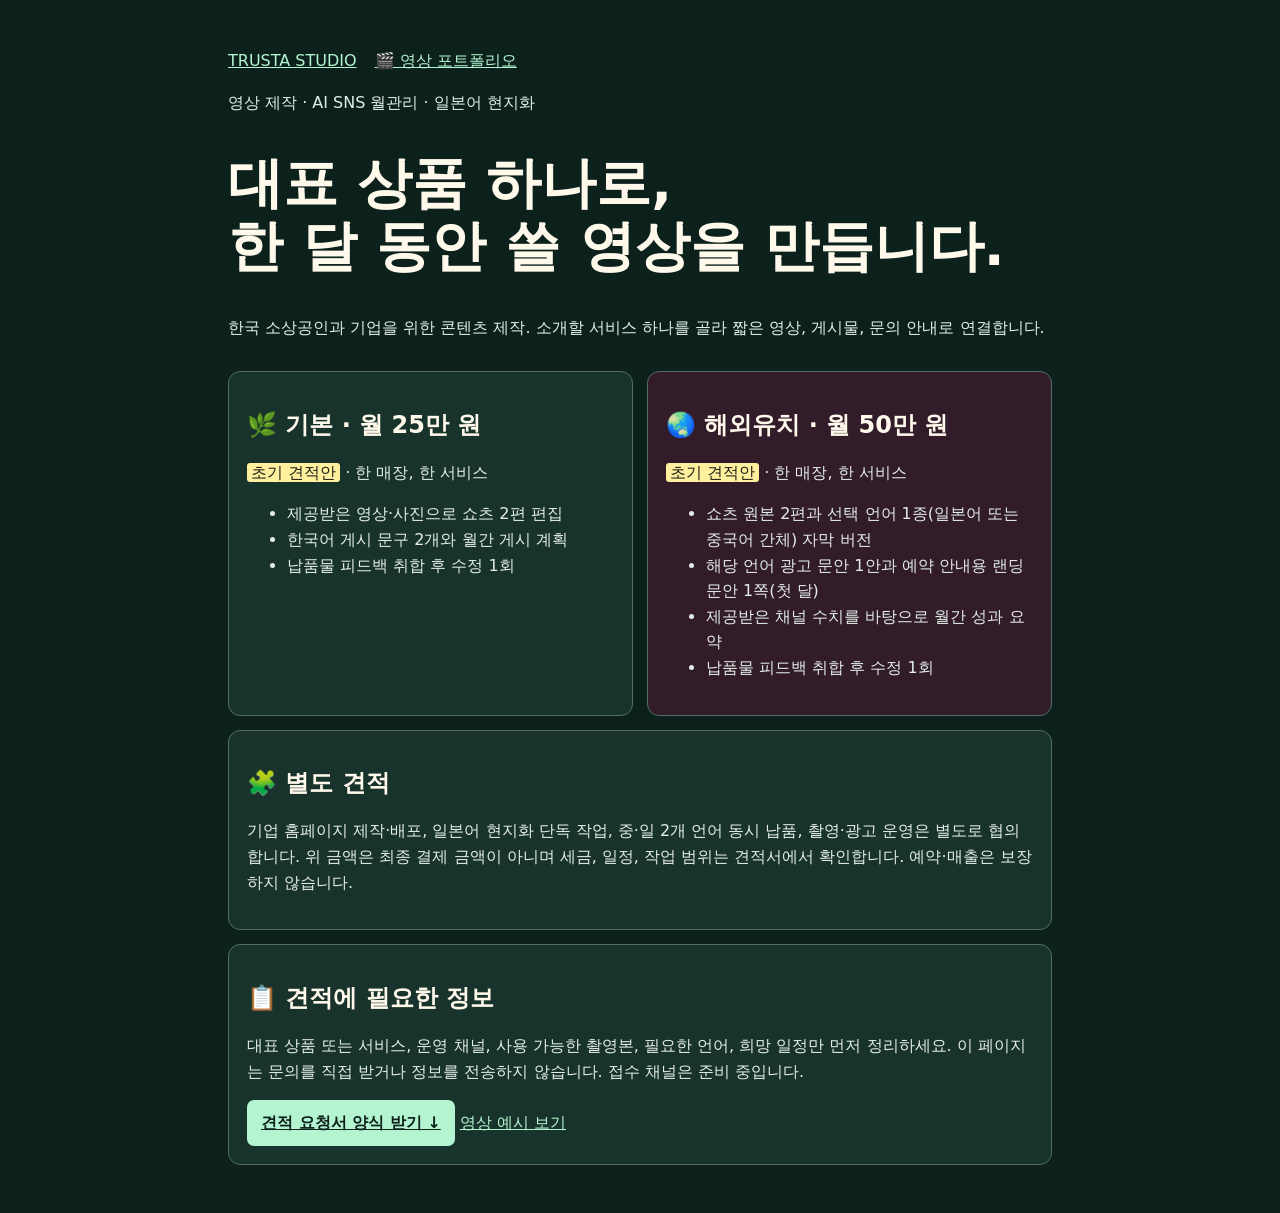
<file: plans.html>
<!doctype html><html lang="ko"><head><meta charset="utf-8"><meta name="viewport" content="width=device-width, initial-scale=1"><title>TRUSTA STUDIO · 영상과 SNS 월관리</title><style>
*{box-sizing:border-box}body{margin:0;background:#0c211b;color:#fff9ec;font:16px/1.6 system-ui,sans-serif}main{max-width:920px;margin:auto;padding:clamp(16px,5vw,48px)}a{color:#b4f4d1}nav{display:flex;gap:18px;flex-wrap:wrap}h1{font-size:clamp(30px,5vw,55px);line-height:1.15}h2,h3{line-height:1.25}p,li{color:#e3ede7}mark{background:#fff09e;color:#202018;padding:0 4px;border-radius:3px}.grid{display:grid;grid-template-columns:repeat(auto-fit,minmax(min(100%,265px),1fr));gap:14px}section,article{margin-top:14px;background:#18332b;padding:18px;border-radius:12px;border:1px solid #526e63}.plus{background:#321c2a}.action{display:inline-block;background:#b4f4d1;color:#0d211b;padding:10px 14px;border-radius:7px;font-weight:700}summary{cursor:pointer}small{color:#ddded5}</style></head><body><main>
<nav><a href="index.html">TRUSTA STUDIO</a><a href="video.html">🎬 영상 포트폴리오</a></nav>
<header><p>영상 제작 · AI SNS 월관리 · 일본어 현지화</p><h1>대표 상품 하나로,<br>한 달 동안 쓸 영상을 만듭니다.</h1><p>한국 소상공인과 기업을 위한 콘텐츠 제작. 소개할 서비스 하나를 골라 짧은 영상, 게시물, 문의 안내로 연결합니다.</p></header>
<div class="grid"><article><h2>🌿 기본 · 월 25만 원</h2><p><mark>초기 견적안</mark> · 한 매장, 한 서비스</p><ul><li>제공받은 영상·사진으로 쇼츠 2편 편집</li><li>한국어 게시 문구 2개와 월간 게시 계획</li><li>납품물 피드백 취합 후 수정 1회</li></ul></article>
<article class="plus"><h2>🌏 해외유치 · 월 50만 원</h2><p><mark>초기 견적안</mark> · 한 매장, 한 서비스</p><ul><li>쇼츠 원본 2편과 선택 언어 1종(일본어 또는 중국어 간체) 자막 버전</li><li>해당 언어 광고 문안 1안과 예약 안내용 랜딩 문안 1쪽(첫 달)</li><li>제공받은 채널 수치를 바탕으로 월간 성과 요약</li><li>납품물 피드백 취합 후 수정 1회</li></ul></article></div>
<section><h2>🧩 별도 견적</h2><p>기업 홈페이지 제작·배포, 일본어 현지화 단독 작업, 중·일 2개 언어 동시 납품, 촬영·광고 운영은 별도로 협의합니다. 위 금액은 최종 결제 금액이 아니며 세금, 일정, 작업 범위는 견적서에서 확인합니다. 예약·매출은 보장하지 않습니다.</p></section>
<section><h2>📋 견적에 필요한 정보</h2><p>대표 상품 또는 서비스, 운영 채널, 사용 가능한 촬영본, 필요한 언어, 희망 일정만 먼저 정리하세요. 이 페이지는 문의를 직접 받거나 정보를 전송하지 않습니다. 접수 채널은 준비 중입니다.</p><a class="action" href="project-brief.txt" download>견적 요청서 양식 받기 ↓</a> <a href="video.html">영상 예시 보기</a></section>
</main></body></html>
</file>
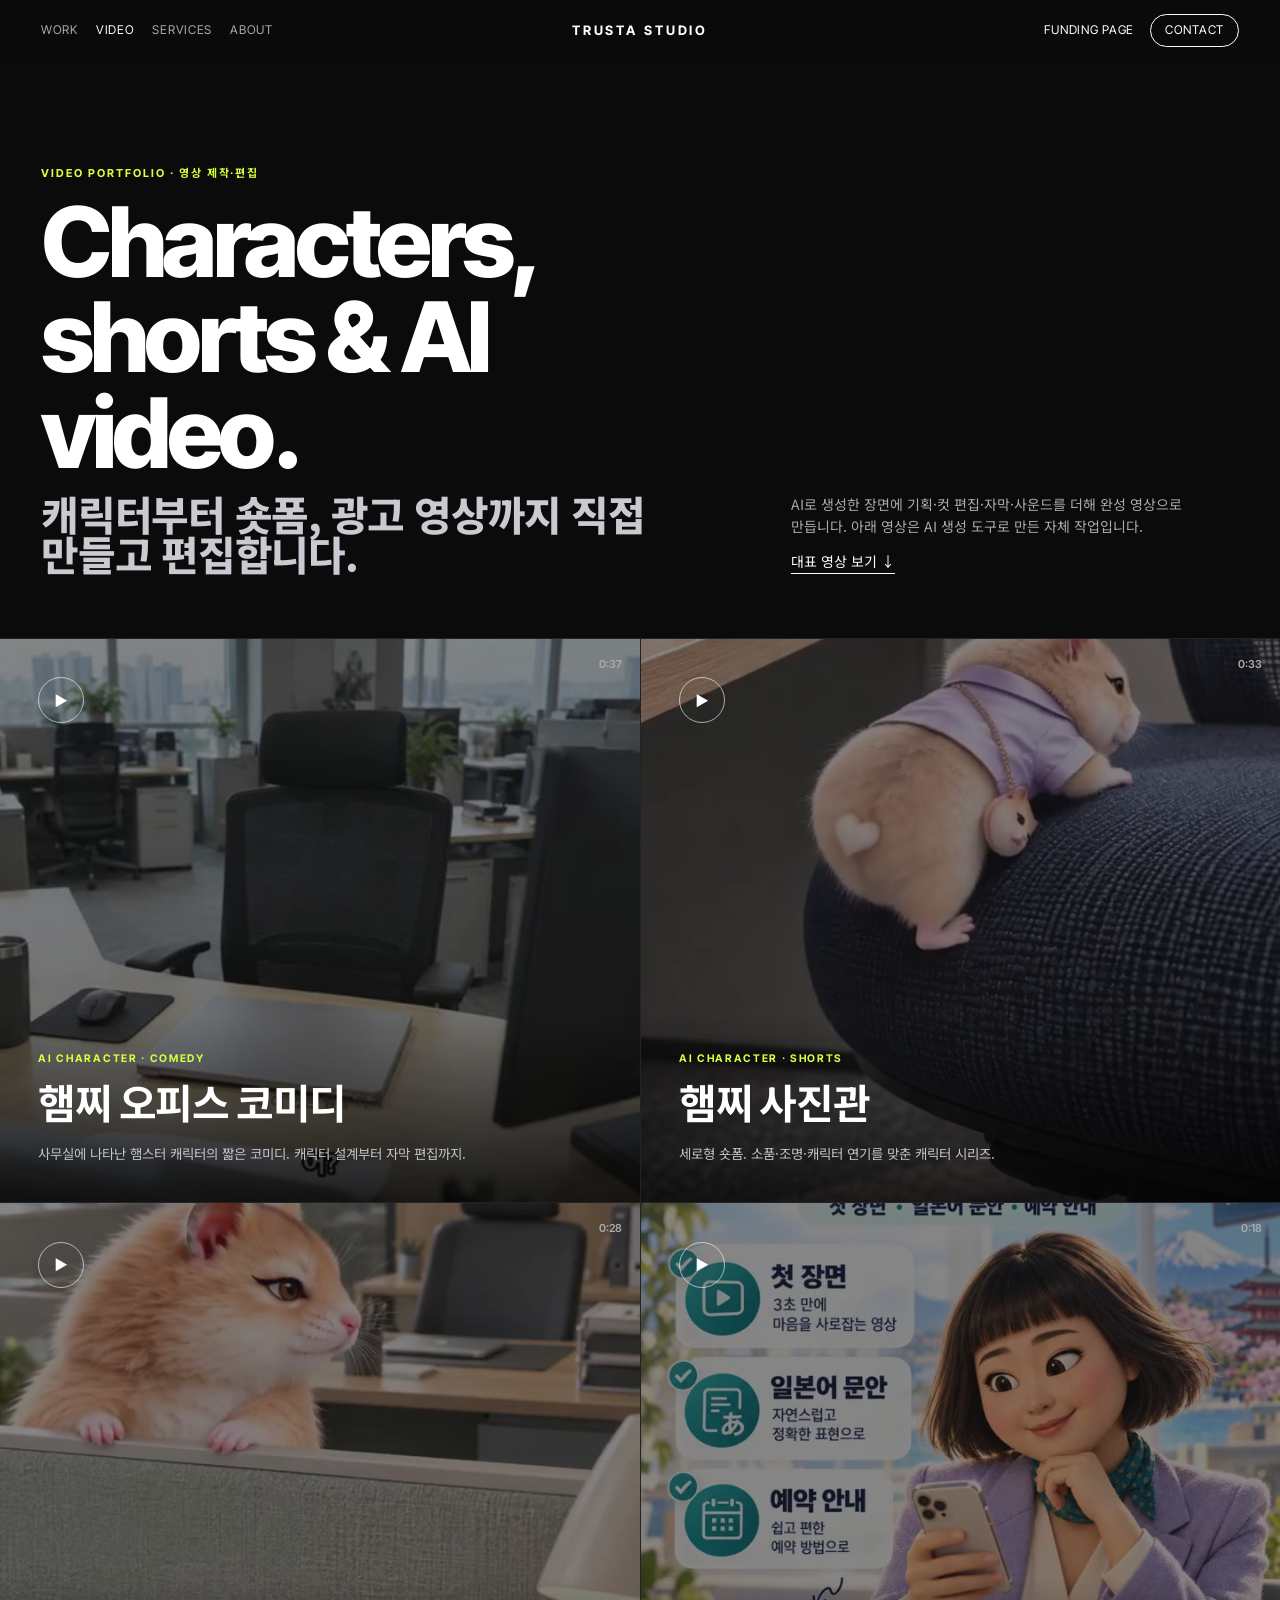
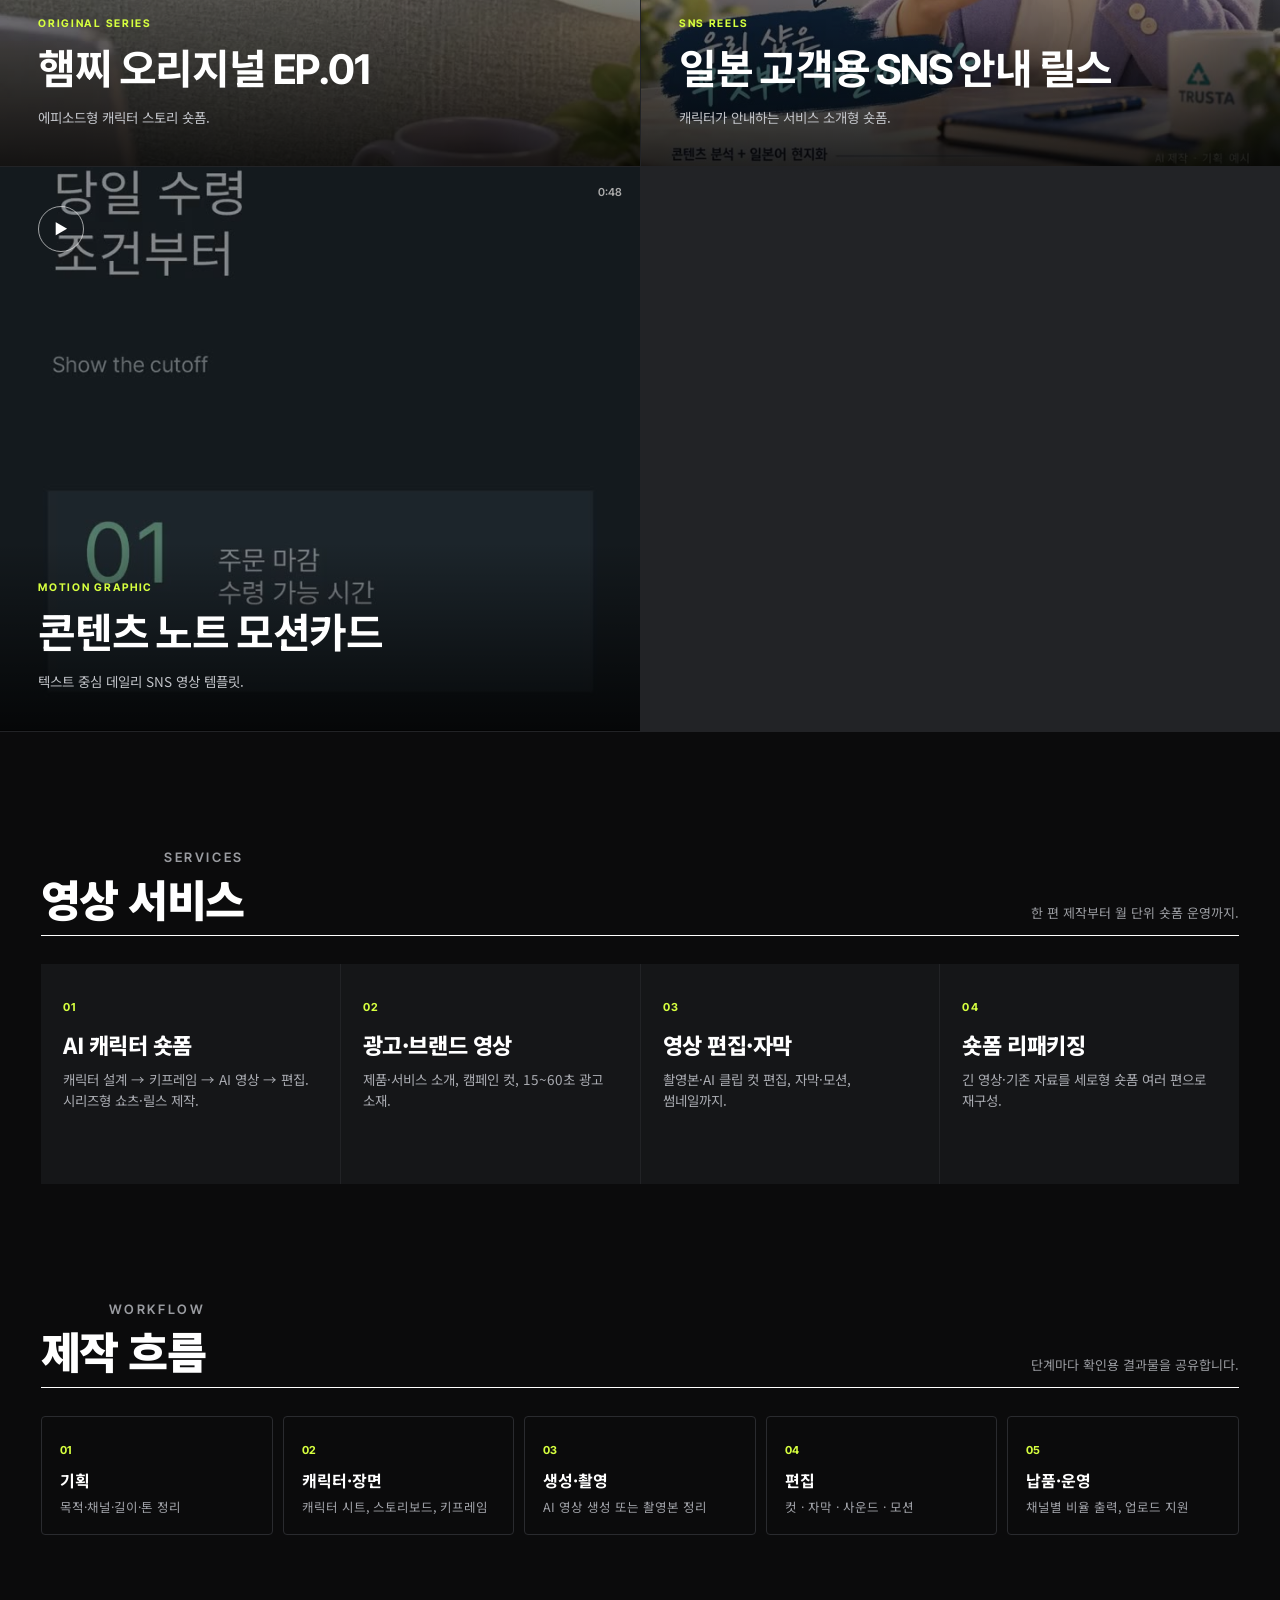
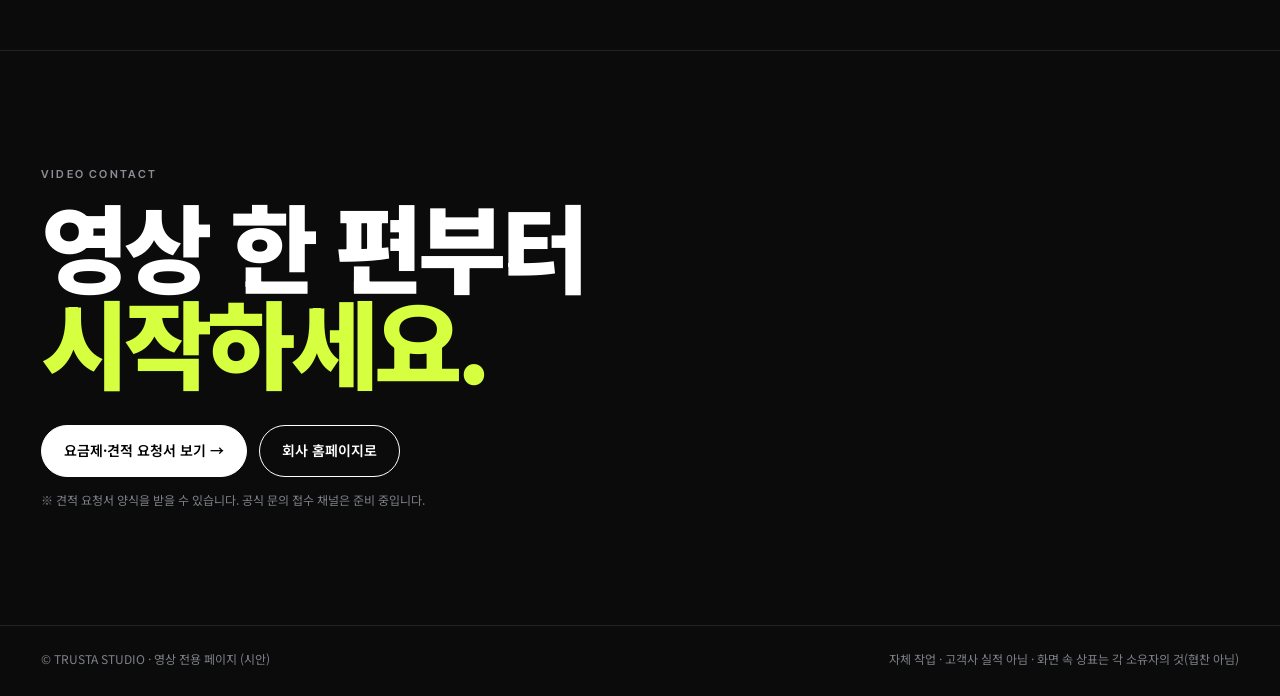
<file: video.html>
<!doctype html>
<html lang="ko">
<head>
<meta charset="utf-8">
<meta name="viewport" content="width=device-width, initial-scale=1">
<title>TRUSTA STUDIO — Video · 영상 제작·편집</title>
<link rel="preconnect" href="https://fonts.googleapis.com">
<link rel="preconnect" href="https://fonts.gstatic.com" crossorigin>
<link href="https://fonts.googleapis.com/css2?family=Inter+Tight:wght@400;500;600;700;800&family=Noto+Sans+KR:wght@400;500;700;800;900&display=swap" rel="stylesheet">
<link rel="stylesheet" href="assets/site.css">
<style>
body{background:var(--dark);color:#fff}
.vhero{display:grid;grid-template-columns:1.6fr 1fr;gap:32px;align-items:end;padding-top:clamp(48px,8vw,110px);padding-bottom:clamp(36px,5vw,64px)}
.vhero .lab{font:700 11px var(--sans);letter-spacing:.18em;color:var(--lime);text-transform:uppercase}
.vhero h1{font-family:var(--sans);font-weight:800;font-size:clamp(44px,7.6vw,118px);line-height:.98;letter-spacing:-.045em;margin-top:14px}
.vhero h1 small{display:block;font-family:var(--kr);font-weight:800;font-size:.42em;letter-spacing:-.03em;color:#c9cbd0;margin-top:14px}
.vhero aside{font-size:14px;color:#a9abb1}
.vhero aside a{display:inline-block;margin-top:14px;color:#fff;border-bottom:1px solid}
@media(max-width:860px){.vhero{grid-template-columns:1fr}}
.vgrid{display:grid;grid-template-columns:1fr 1fr;gap:1px;background:#222326;border-top:1px solid #222326;border-bottom:1px solid #222326}
.vcard{position:relative;background:var(--dark);min-height:clamp(320px,44vw,620px);overflow:hidden;cursor:pointer;display:flex;align-items:flex-end}
.vcard video{position:absolute;inset:0;width:100%;height:100%;object-fit:cover;opacity:.55;transition:opacity .5s, transform 1s}
.vcard:hover video{opacity:.85;transform:scale(1.03)}
.vcard .txt{position:relative;z-index:2;padding:clamp(18px,3vw,40px);width:100%;background:linear-gradient(0deg,rgba(0,0,0,.75),transparent)}
.vcard .lab{font:700 10.5px var(--sans);letter-spacing:.16em;color:var(--lime);text-transform:uppercase}
.vcard h3{font-family:var(--sans);font-weight:700;font-size:clamp(26px,3.2vw,46px);letter-spacing:-.03em;margin:8px 0 6px}
.vcard p{font-size:13.5px;color:#c1c3c8;max-width:440px}
.vcard .pb{position:absolute;z-index:3;left:clamp(18px,3vw,40px);top:clamp(18px,3vw,40px);width:46px;height:46px;border-radius:50%;border:1px solid rgba(255,255,255,.6);display:grid;place-items:center;font-size:14px}
.vcard .dur{position:absolute;z-index:3;right:18px;top:18px;font:600 11px var(--sans);color:#aaa}
.vcard.tall video{object-position:center 30%}
@media(max-width:760px){.vgrid{grid-template-columns:1fr}}
.vsvc{display:grid;grid-template-columns:repeat(4,1fr);gap:1px;background:#222326}
.vsvc div{background:var(--dark-2);padding:28px 22px;min-height:220px}
.vsvc b{font:700 11px var(--sans);letter-spacing:.14em;color:var(--lime)}
.vsvc h4{font-size:22px;font-weight:800;margin:10px 0 8px;letter-spacing:-.02em}
.vsvc p{font-size:13.5px;color:#a9abb1}
@media(max-width:900px){.vsvc{grid-template-columns:1fr 1fr}}
@media(max-width:520px){.vsvc{grid-template-columns:1fr}}
.dark .sh{border-color:#fff}.dark .sh p{color:#9a9ca1}
.flow{display:grid;grid-template-columns:repeat(5,1fr);gap:10px;counter-reset:s}
.flow div{border:1px solid #2a2b2f;border-radius:4px;padding:18px}
.flow div::before{counter-increment:s;content:"0" counter(s);font:700 11px var(--sans);color:var(--lime)}
.flow h4{font-size:16px;margin:8px 0 4px}.flow p{font-size:12.5px;color:#a0a2a8}
@media(max-width:900px){.flow{grid-template-columns:1fr 1fr}}
</style>
</head>
<body>
<header class="top dark">
  <nav>
    <a href="index.html#work">Work</a>
    <a href="video.html" class="on">Video</a>
    <a href="index.html#services" class="opt">Services</a>
    <a href="index.html#about" class="opt">About</a>
  </nav>
  <a class="brand" href="index.html">TRUSTA STUDIO</a>
  <div class="right"><a href="wadiz/index.html">Funding page</a><a class="cta" href="#contact">Contact</a></div>
</header>

<section class="pad vhero">
  <div>
    <p class="lab">Video portfolio · 영상 제작·편집</p>
    <h1>Characters, shorts &amp; AI video.<small>캐릭터부터 숏폼, 광고 영상까지 직접 만들고 편집합니다.</small></h1>
  </div>
  <aside>AI로 생성한 장면에 기획·컷 편집·자막·사운드를 더해 완성 영상으로 만듭니다. 아래 영상은 AI 생성 도구로 만든 자체 작업입니다.<br><a href="#reel">대표 영상 보기 ↓</a></aside>
</section>

<section class="vgrid" id="reel"></section>

<section class="pad sec dark">
  <div class="sh"><div><p class="eyebrow">Services</p><h2>영상 서비스</h2></div><p>한 편 제작부터 월 단위 숏폼 운영까지.</p></div>
  <div class="vsvc">
    <div><b>01</b><h4>AI 캐릭터 숏폼</h4><p>캐릭터 설계 → 키프레임 → AI 영상 → 편집. 시리즈형 쇼츠·릴스 제작.</p></div>
    <div><b>02</b><h4>광고·브랜드 영상</h4><p>제품·서비스 소개, 캠페인 컷, 15~60초 광고 소재.</p></div>
    <div><b>03</b><h4>영상 편집·자막</h4><p>촬영본·AI 클립 컷 편집, 자막·모션, 썸네일까지.</p></div>
    <div><b>04</b><h4>숏폼 리패키징</h4><p>긴 영상·기존 자료를 세로형 숏폼 여러 편으로 재구성.</p></div>
  </div>
</section>

<section class="pad sec dark" style="padding-top:0">
  <div class="sh"><div><p class="eyebrow">Workflow</p><h2>제작 흐름</h2></div><p>단계마다 확인용 결과물을 공유합니다.</p></div>
  <div class="flow">
    <div><h4>기획</h4><p>목적·채널·길이·톤 정리</p></div>
    <div><h4>캐릭터·장면</h4><p>캐릭터 시트, 스토리보드, 키프레임</p></div>
    <div><h4>생성·촬영</h4><p>AI 영상 생성 또는 촬영본 정리</p></div>
    <div><h4>편집</h4><p>컷 · 자막 · 사운드 · 모션</p></div>
    <div><h4>납품·운영</h4><p>채널별 비율 출력, 업로드 지원</p></div>
  </div>
</section>

<section class="contact pad sec" id="contact" style="border-top:1px solid #222326">
  <p class="eyebrow" style="color:#8b8d92">Video contact</p>
  <h2 style="margin-top:14px">영상 한 편부터<br><span style="color:var(--lime)">시작하세요.</span></h2>
  <div class="row"><a class="btn solid" href="plans.html">요금제·견적 요청서 보기 →</a><a class="btn" href="index.html">회사 홈페이지로</a></div>
  <p style="margin-top:14px;font-size:12px;color:#7d8086">※ 견적 요청서 양식을 받을 수 있습니다. 공식 문의 접수 채널은 준비 중입니다.</p>
</section>
<footer class="foot pad"><span>© TRUSTA STUDIO · 영상 전용 페이지 (시안)</span><span>자체 작업 · 고객사 실적 아님 · 화면 속 상표는 각 소유자의 것(협찬 아님)</span></footer>

<div class="lb" id="lb"><button id="lbx" aria-label="닫기">×</button><div id="lbm"></div><p id="lbc"></p></div>
<script>
const V=[
 ["hamster_office_16x9","AI Character · Comedy","햄찌 오피스 코미디","사무실에 나타난 햄스터 캐릭터의 짧은 코미디. 캐릭터 설계부터 자막 편집까지.","0:37"],
 ["hamzzi_office_9x16","AI Character · Shorts","햄찌 사진관","세로형 숏폼. 소품·조명·캐릭터 연기를 맞춘 캐릭터 시리즈.","0:33"],
 ["hamzzi_ep01_9x16","Original Series","햄찌 오리지널 EP.01","에피소드형 캐릭터 스토리 숏폼.","0:28"],
 ["sns_character_short","SNS Reels","일본 고객용 SNS 안내 릴스","캐릭터가 안내하는 서비스 소개형 숏폼.","0:18"],
 ["sns_motion_card","Motion Graphic","콘텐츠 노트 모션카드","텍스트 중심 데일리 SNS 영상 템플릿.","0:48"]
];
document.getElementById('reel').innerHTML=V.map(([f,l,t,d,du])=>`<article class="vcard" data-src="assets/video/${f}.mp4" data-t="${t}">
<video src="assets/video/${f}.mp4" poster="assets/video/${f}.jpg" muted loop playsinline preload="none"></video>
<span class="pb">▶</span><span class="dur">${du}</span>
<div class="txt"><p class="lab">${l}</p><h3>${t}</h3><p>${d}</p></div></article>`).join('');
const cards=[...document.querySelectorAll('.vcard')];
cards.forEach(c=>{const v=c.querySelector('video');c.addEventListener('mouseenter',()=>v.play().catch(()=>{}));c.addEventListener('mouseleave',()=>v.pause())});
const vio=new IntersectionObserver(es=>es.forEach(x=>{if(matchMedia('(hover:none)').matches){const v=x.target.querySelector('video');x.isIntersecting?v.play().catch(()=>{}):v.pause()}}),{threshold:.5});
cards.forEach(c=>vio.observe(c));
const lb=document.getElementById('lb'),lbm=document.getElementById('lbm');
document.addEventListener('click',e=>{const c=e.target.closest('[data-src]');if(c){lbm.innerHTML=`<video src="${c.dataset.src}" controls autoplay playsinline></video>`;document.getElementById('lbc').textContent=c.dataset.t;lb.classList.add('on');return}
 if(e.target===lb||e.target.id==='lbx'){lb.classList.remove('on');lbm.innerHTML=''}});
addEventListener('keydown',e=>{if(e.key==='Escape'){lb.classList.remove('on');lbm.innerHTML=''}});
</script>
</body>
</html>
</file>
<file: assets/site.css>
/* TRUSTA STUDIO v2 — 레퍼런스 구조 분석 반영
   BUCK: 상단 소개문 + 2열 작업 카드(라벨·제목·한줄설명) + 분야 필터
   Ordinary People: 좌측 소문자 메뉴 · 중앙 로고 · 프로젝트명|분야|설명 3단 + 풀블리드 이미지
   studio fnt: 검정 배경 4열 프로젝트 인덱스
   HMS Studio: 어두운 영상 페이지 · 대형 헤드라인 · 재생 버튼 카드 · 포인트 컬러 라벨
   Plus X: 서비스 분류형 회사 소개 (사이트가 자동 접속에서 로딩되지 않아 화면 분석 못함) */
:root{
  --bg:#ffffff; --ink:#0b0b0c; --mute:#8b8d92; --line:#e6e6e6; --soft:#f3f3f2;
  --dark:#0b0b0c; --dark-2:#151618; --accent:#2f6bff; --lime:#d6ff3f;
  --sans:"Inter Tight","Noto Sans KR",system-ui,sans-serif;
  --kr:"Noto Sans KR",system-ui,sans-serif;
  --pad:clamp(16px,3.2vw,48px);
}
*{box-sizing:border-box;margin:0;padding:0}
html{scroll-behavior:smooth}
body{background:var(--bg);color:var(--ink);font-family:var(--kr);line-height:1.55;-webkit-font-smoothing:antialiased;overflow-x:hidden;word-break:keep-all}
img,video{display:block;max-width:100%}
a{color:inherit;text-decoration:none}
.pad{padding-left:var(--pad);padding-right:var(--pad)}
.eyebrow{font-family:var(--sans);font-size:11px;letter-spacing:.2em;text-transform:uppercase;font-weight:600;color:var(--mute)}

/* header (Ordinary People형) */
.top{position:sticky;top:0;z-index:40;display:grid;grid-template-columns:1fr auto 1fr;align-items:center;padding:14px var(--pad);background:rgba(255,255,255,.92);backdrop-filter:blur(10px);border-bottom:1px solid transparent;font-family:var(--sans);font-size:12px;letter-spacing:.06em;text-transform:uppercase}
.top.dark{background:rgba(11,11,12,.88);color:#fff}
.top nav{display:flex;gap:18px}
.top nav a{opacity:.65}.top nav a:hover,.top nav a.on{opacity:1}
.top .brand{font-weight:700;letter-spacing:.22em;font-size:13px;white-space:nowrap}
.top .right{justify-self:end;display:flex;gap:16px;align-items:center}
.top .cta{border:1px solid currentColor;border-radius:99px;padding:6px 14px;white-space:nowrap}
@media(max-width:760px){.top{grid-template-columns:auto 1fr;gap:12px}.top .brand{order:-1;justify-self:start}.top nav{justify-self:end;gap:12px;font-size:10.5px}.top .right{display:none}}
@media(max-width:400px){.top nav a.opt{display:none}}

/* intro statement (BUCK·OP형) */
.intro{display:grid;grid-template-columns:2fr 1fr;gap:32px;padding-top:clamp(36px,6vw,80px);padding-bottom:clamp(28px,4vw,48px)}
.intro h1{font-weight:500;font-size:clamp(24px,3.1vw,44px);line-height:1.3;letter-spacing:-.025em;max-width:22em}
.intro h1 b{font-weight:800}
.intro aside{justify-self:end;font-size:13px;color:var(--mute);display:flex;flex-direction:column;gap:6px;text-align:right}
.intro aside a{color:var(--ink)}
@media(max-width:760px){.intro{grid-template-columns:1fr}.intro aside{justify-self:start;text-align:left;flex-direction:row;flex-wrap:wrap;gap:14px}}

/* showreel */
.reel{position:relative;margin:0 var(--pad);aspect-ratio:16/9;max-height:86vh;width:calc(100% - 2*var(--pad));background:#000;overflow:hidden;border-radius:2px}
.reel video{width:100%;height:100%;object-fit:cover}
.reel .tag{position:absolute;left:18px;bottom:16px;color:#fff;font-family:var(--sans);font-size:12px;letter-spacing:.12em;text-transform:uppercase;display:flex;gap:12px;align-items:center}
.playbtn{display:inline-flex;align-items:center;gap:8px;background:rgba(255,255,255,.14);backdrop-filter:blur(8px);border:1px solid rgba(255,255,255,.4);color:#fff;border-radius:99px;padding:8px 14px;font:600 12px var(--sans);letter-spacing:.08em;cursor:pointer}
.playbtn:hover{background:#fff;color:#000}

/* section head */
.sec{padding-top:clamp(64px,9vw,128px);padding-bottom:clamp(64px,9vw,128px)}
.sh{display:flex;justify-content:space-between;align-items:end;gap:20px;margin-bottom:28px;border-bottom:1px solid var(--ink);padding-bottom:12px}
.sh h2{font-weight:900;font-size:clamp(26px,3.4vw,46px);letter-spacing:-.035em;line-height:1.1}
.sh .eyebrow{margin-bottom:8px}
.sh p{font-size:13px;color:var(--mute);max-width:360px;text-align:right}
@media(max-width:700px){.sh{flex-direction:column;align-items:start}.sh p{text-align:left}}

/* featured project (OP형) */
.feat{margin-bottom:clamp(48px,7vw,96px)}
.feat .meta{display:grid;grid-template-columns:1.1fr 1fr 1.6fr;gap:24px;padding:0 0 18px}
.feat .meta h3{font-weight:900;font-size:clamp(26px,3vw,40px);letter-spacing:-.03em;line-height:1.05}
.feat .meta .disc{font-weight:500;font-size:clamp(17px,1.6vw,22px);line-height:1.3}
.feat .meta p{font-size:14px;color:#44464b}
.feat .meta p a{display:inline-block;margin-top:8px;font-size:12px;color:var(--ink);border-bottom:1px solid}
.feat .media{display:grid;gap:10px;grid-template-columns:repeat(var(--cols,3),1fr)}
.feat .media img,.feat .media video{width:100%;height:100%;aspect-ratio:var(--ar,4/5);object-fit:cover;background:var(--soft)}
@media(max-width:860px){.feat .meta{grid-template-columns:1fr;gap:8px}.feat .media{grid-template-columns:repeat(2,1fr)}}

/* BUCK형 2열 카드 + 필터 */
.filters{display:flex;flex-wrap:wrap;gap:4px 22px;margin-bottom:28px;font-family:var(--sans);font-size:13px}
.filters button{background:none;border:0;font:inherit;color:var(--mute);cursor:pointer;padding:4px 0;border-bottom:1px solid transparent}
.filters button.on{color:var(--ink);border-color:var(--ink)}
.cards{display:grid;grid-template-columns:1fr 1fr;gap:clamp(18px,2.4vw,32px)}
.card .m{position:relative;aspect-ratio:4/3;overflow:hidden;background:var(--soft)}
.card .m img,.card .m video{width:100%;height:100%;object-fit:cover;transition:transform .8s cubic-bezier(.2,.7,.2,1)}
.card:hover .m img,.card:hover .m video{transform:scale(1.035)}
.card .t{display:grid;grid-template-columns:1fr 2fr;gap:16px;padding-top:10px;font-size:13px}
.card .t .k{color:var(--mute)}
.card .t b{display:block;font-weight:600;font-size:14px;color:var(--ink)}
.card .t span{color:var(--mute)}
.card.hide{display:none}
.card .badge{position:absolute;top:12px;left:12px;background:#000;color:#fff;font:600 10px var(--sans);letter-spacing:.14em;padding:4px 8px;text-transform:uppercase}
@media(max-width:700px){.cards{grid-template-columns:1fr}}

/* studio fnt형 인덱스 */
.index{background:var(--dark);color:#fff}
.index .sh{border-color:#fff}
.index .sh p{color:#9a9ca1}
.idx{display:grid;grid-template-columns:repeat(4,1fr);gap:22px 14px}
.idx a .m{aspect-ratio:4/3;overflow:hidden;background:#1a1b1e}
.idx a img{width:100%;height:100%;object-fit:cover;transition:opacity .3s}
.idx a:hover img{opacity:.75}
.idx a p{font-size:12.5px;margin-top:8px;color:#d6d7da}
@media(max-width:960px){.idx{grid-template-columns:repeat(3,1fr)}}
@media(max-width:600px){.idx{grid-template-columns:repeat(2,1fr)}}

/* services list (Plus X형 분류) */
.svc{border-top:1px solid var(--ink)}
.svc details{border-bottom:1px solid var(--line)}
.svc summary{list-style:none;display:grid;grid-template-columns:70px 1.3fr 2fr 40px;gap:16px;align-items:center;padding:22px 0;cursor:pointer}
.svc summary::-webkit-details-marker{display:none}
.svc .n{font-family:var(--sans);font-size:12px;color:var(--mute)}
.svc h3{font-size:clamp(22px,2.6vw,36px);font-weight:900;letter-spacing:-.03em}
.svc .d{font-size:14px;color:#55575c}
.svc .pl{font-size:24px;font-weight:300;justify-self:end;transition:transform .3s}
.svc details[open] .pl{transform:rotate(45deg)}
.svc .body{display:grid;grid-template-columns:70px 1fr;gap:16px;padding:0 0 24px}
.svc .chips{display:flex;flex-wrap:wrap;gap:6px}
.svc .chips span{font-size:12px;border:1px solid var(--line);border-radius:99px;padding:4px 10px}
.svc .thumbs{display:flex;gap:8px;margin-top:14px;overflow-x:auto}
.svc .thumbs img{height:120px;width:auto;border-radius:2px}
.svc .ready{font-size:12px;color:var(--accent);margin-top:10px}
@media(max-width:700px){.svc summary{grid-template-columns:36px 1fr 28px}.svc .d{display:none}.svc .body{grid-template-columns:1fr}}

/* process */
.steps{display:grid;grid-template-columns:repeat(4,1fr);gap:24px}
.steps div{border-top:1px solid var(--ink);padding-top:14px}
.steps b{font-family:var(--sans);font-size:12px;color:var(--mute)}
.steps h4{font-size:20px;font-weight:800;margin:6px 0;letter-spacing:-.02em}
.steps p{font-size:13.5px;color:#55575c}
@media(max-width:860px){.steps{grid-template-columns:1fr 1fr}}

/* contact */
.contact{background:var(--dark);color:#fff}
.contact h2{font-weight:900;font-size:clamp(40px,7.5vw,112px);line-height:1;letter-spacing:-.05em}
.contact h2 span{color:var(--accent)}
.contact .row{display:flex;flex-wrap:wrap;gap:12px;margin-top:36px}
.btn{display:inline-flex;align-items:center;gap:10px;padding:14px 22px;border-radius:99px;font-weight:600;font-size:14px;border:1px solid #fff}
.btn.solid{background:#fff;color:#000}
.btn[aria-disabled=true]{opacity:.5;cursor:not-allowed}
.foot{background:var(--dark);color:#7d8086;font-size:12px;display:flex;flex-wrap:wrap;justify-content:space-between;gap:10px;padding-top:24px;padding-bottom:28px;border-top:1px solid #232428}

/* lightbox */
.lb{position:fixed;inset:0;z-index:100;background:rgba(0,0,0,.94);display:none;align-items:center;justify-content:center;padding:20px}
.lb.on{display:flex}
.lb img,.lb video{max-width:94vw;max-height:84vh;object-fit:contain}
.lb button{position:absolute;top:12px;right:18px;background:none;border:0;color:#fff;font-size:34px;cursor:pointer}
.lb p{position:absolute;bottom:16px;left:0;right:0;text-align:center;color:#bbb;font-size:13px}

.rv{opacity:0;transform:translateY(24px);transition:opacity .9s, transform .9s cubic-bezier(.2,.7,.2,1)}
.rv.in{opacity:1;transform:none}
@media (prefers-reduced-motion:reduce){.rv{opacity:1;transform:none;transition:none}}
</file>
